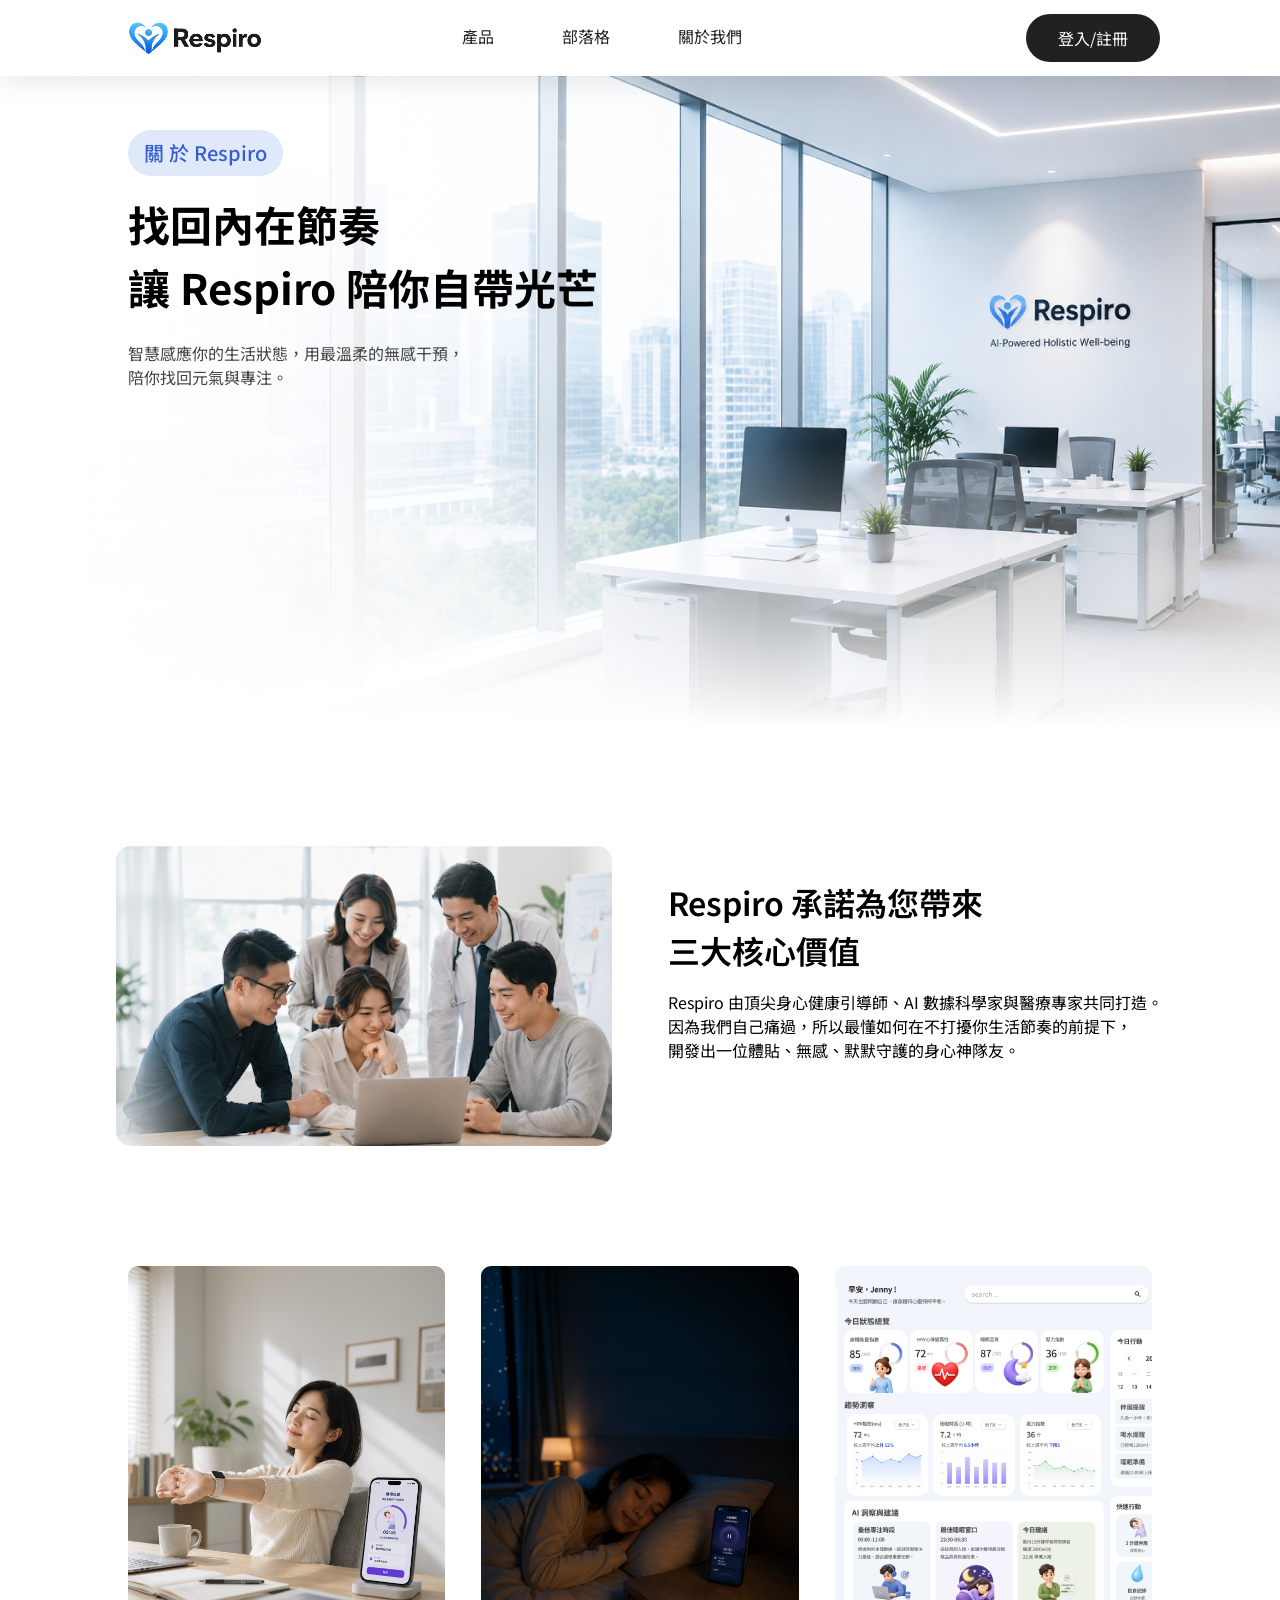
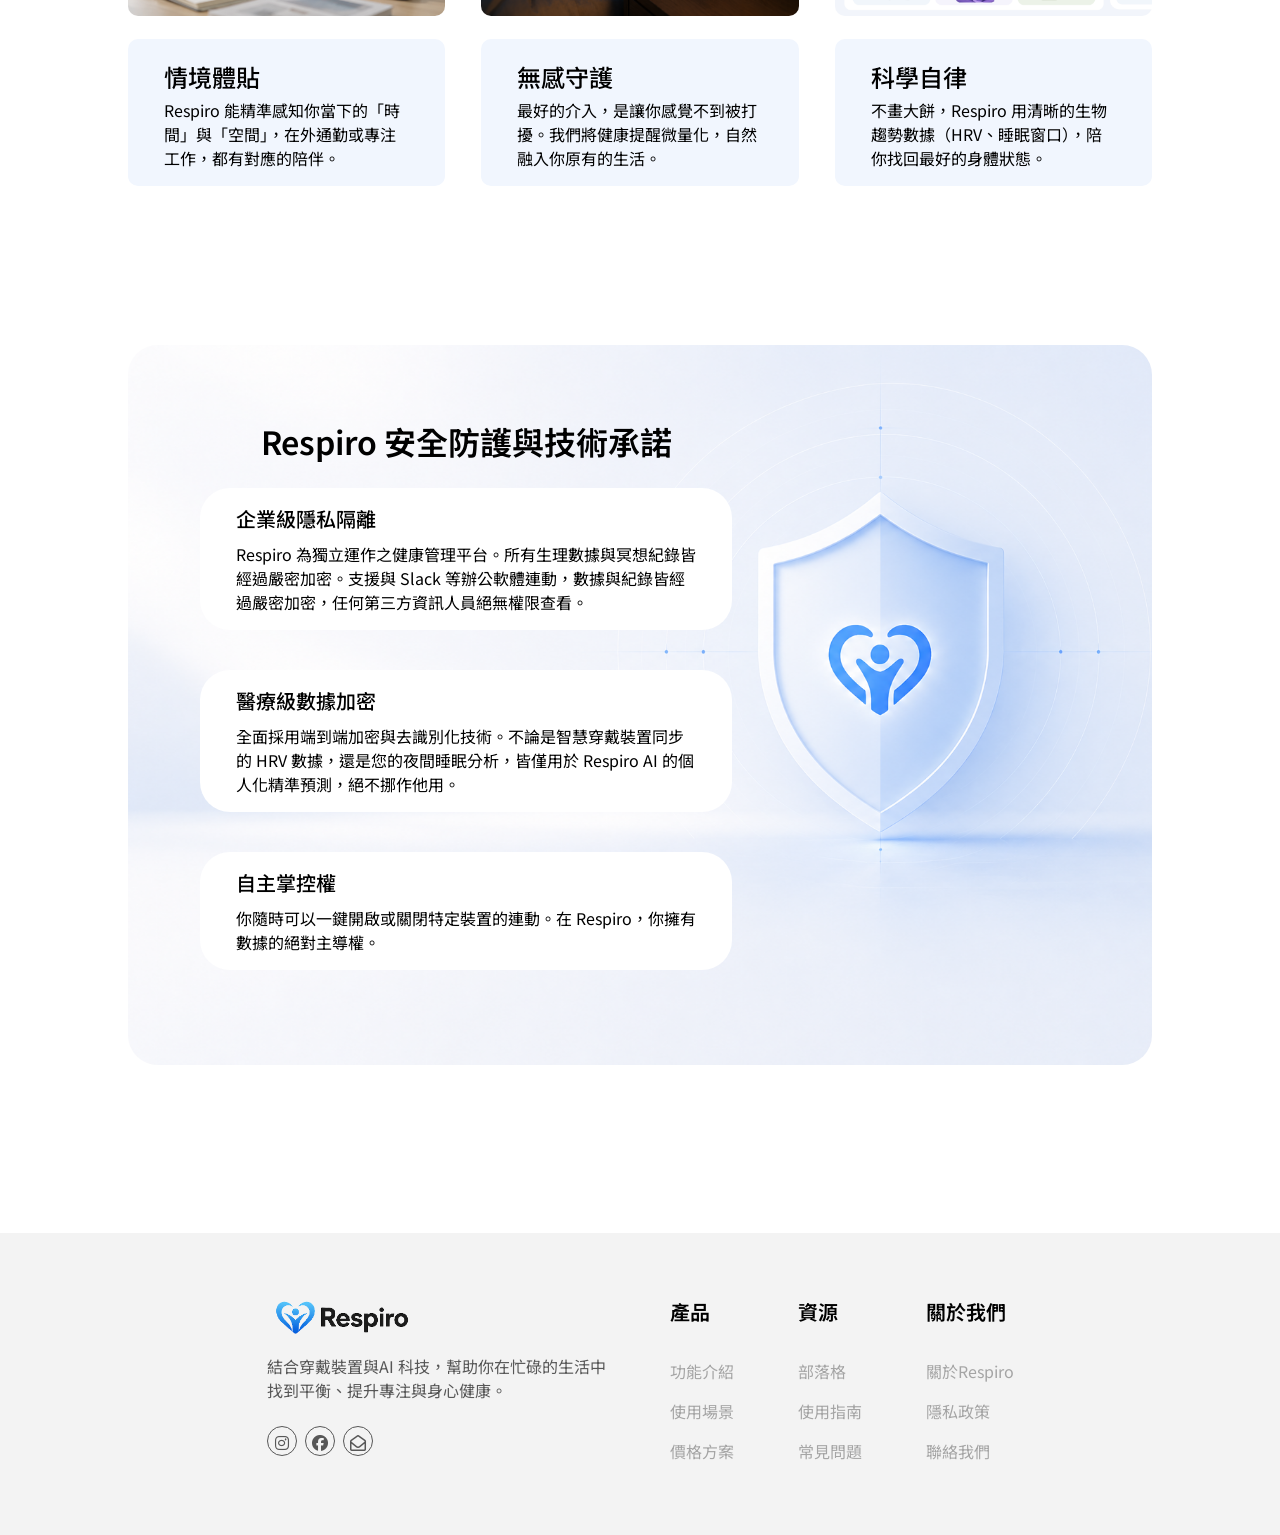
<file: about.html>
<!DOCTYPE html>
<html lang="en">
<head>
    <meta charset="UTF-8">
    <meta name="viewport" content="width=device-width, initial-scale=1.0">
    <title>Respiro AI智能健康管理平台 關於我們</title>
    <link rel="icon" type="image/png" href="image/respiro-logo-square.png">
    <link rel="stylesheet" href="https://cdnjs.cloudflare.com/ajax/libs/font-awesome/6.5.1/css/all.min.css" integrity="sha512-DTOQO9RWCH3ppGqcWaEA1BIZOC6xxalwEsw9c2QQeAIftl+Vegovlnee1c9QX4TctnWMn13TZye+giMm8e2LwA==" crossorigin="anonymous" referrerpolicy="no-referrer" />
    <link rel="stylesheet" href="https://cdn.jsdelivr.net/npm/bootstrap-icons@1.11.3/font/bootstrap-icons.min.css">
    <link rel="stylesheet" href="reset.css">
    <link rel="stylesheet" href="product.css">
    <link rel="stylesheet" href="blog.css">
    <link rel="stylesheet" href="all.css">
    <link rel="stylesheet" href="about.css">


</head>
<body>

    <div class="nav-header">
                <nav class="nav-main-wrapper">
                    <div class="nav-logo-link">
                        <a href="index.html">
                        <img src="image/respiro-logo.png" alt="respiro-logo" width="150px;" ></a>
                    </div>
                    <div class="nav-menu">
                        <a href="product.html"class="active">產品</a>
                        <a href="blog.html"class="active">部落格</a>
                        <a href="about.html"class="active">關於我們</a>
                        <a href="login-2.html"class="nav-mobile-only active">登入/註冊</a>

                    </div>
                    
                </nav>
                    <div class="nav-login">
                        <a href="login-2.html">登入/註冊</a>
                    </div>
                    
                    <button class="navbar-toggle">
                        <span class="bar"></span>
                        <span class="bar"></span>
                        <span class="bar"></span>
                    </button>
        </div>

    <section class=" main-header about-banner">
                
        <div class="container-pro">
                <div class="nav-intro">
                    <div class="tag">
                        <p class="text-md-b h6-lg  h6-md h6-sm "> 關 於 Respiro</p>
                    </div>
                    <h2 class="h2 mb-24 h2-lg h2-md h2-sm">找回內在節奏<br>讓 Respiro 陪你自帶光芒</h2>
                    <p class="text-sm mb-40 text-large-sm  text-medium-sm text-small-sm" style="color: var(--netural-700)";>智慧感應你的生活狀態，用最溫柔的無感干預，
                    <br>陪你找回元氣與專注。</p>
                </div>

                 <div class="img-about-banner ">
                    <img src="image/about-us-md.png" alt="">
                </div>
        </div>
        
    </section>


    <section class="team-value ">
        <div class="container-pro">
            <div class="row row-sm row-md">

                    <div class="team-value-card d-flex justify-center">
                        <div class="team-img">
                            <img src="image/team.png" alt="team">
                        </div>
                        <div class="team-txt py-32">
                            <h3 class="h3 mb-16 h3-lg h3-md h3-sm">Respiro 承諾為您帶來<br>三大核心價值</h3>
                            <p class="text-sm">Respiro 由頂尖身心健康引導師、AI 數據科學家與醫療專家共同打造。<br>因為我們自己痛過，所以最懂如何在不打擾你生活節奏的前提下，<br>開發出一位體貼、無感、默默守護的身心神隊友。</p>
                        </div>
                    </div>
            </div>
        </div>

    </section>

    <section class="value-intro">
        <div class="container-pro">
            <div class="row row-sm row-md d-flex justify-center">
                <div class="value-intro-content justify-center">
                            
                <div class="value-item-scroll d-flex "  >
                    <div class="value-intro-card  col-4" id="section_A">
                            <div class="value-intro-img mb-24" >
                                <img src="image/break-mode.png" alt="" >
                            </div>

                            <div class="value-intro-txt" >
                            <h4 class="text-lg h5-lg h5-md h4-sm">情境體貼</h4>
                            <p class="text-sm  text-large-sm">Respiro 能精準感知你當下的「時間」與「空間」，在外通勤或專注工作，都有對應的陪伴。</p>
                            </div>
                    </div>

                    <div class="value-intro-card col-4" id="section_B">
                            <div class="value-intro-img mb-24">
                                <img src="image/sleep-mode.png" alt=""  >
                            </div> 
                            <div class="value-intro-txt mb-24 " >
                                <h4 class="text-lg h5-lg h5-md h4-sm">無感守護</h4>
                                <p class="text-sm text-large-sm">最好的介入，是讓你感覺不到被打擾。我們將健康提醒微量化，自然融入你原有的生活。</p>
                                </div>
                           
                    </div>

                    <div class="value-intro-card col-4 " id="section_C">
                            <div class=" science value-intro-img mb-24">
                                <img src="image/dashboard.png" alt="" >
                            </div>
                            <div class="value-intro-txt ">
                            <h4 class="text-lg h5-lg h5-md h4-sm">科學自律</h4>
                            <p class="text-sm text-large-sm">不畫大餅，Respiro 用清晰的生物趨勢數據（HRV、睡眠窗口），陪你找回最好的身體狀態。</p>
                            </div>
                    </div>

                </div>
                            <div class="btn_container">
                                    <span><a href="#section_A" class="btn-dot"></a></span>
                                    <span><a href="#section_B" class="btn-dot"></a></span>
                                    <span><a href="#section_C" class="btn-dot"></a></span>
                            </div>
                </div>
            </div>
        </div>

</section>  
<section class="info-sec-intro ">
    <div class="container-pro">
            <div class="info-sec">
        
                <div class="info-sec-txt">
                    <h3 class="h3 mb-24 text-center h3-lg h3-md h3-sm">Respiro 安全防護與技術承諾</h3>
                    <div class="info-sec-card mb-40">
                        <p class="text-md-b mb-8 h6-lg h6-md h6-sm">企業級隱私隔離</p>
                        <p class="text-sm text-large-sm">Respiro 為獨立運作之健康管理平台。所有生理數據與冥想紀錄皆經過嚴密加密。支援與 Slack 等辦公軟體連動，數據與紀錄皆經過嚴密加密，任何第三方資訊人員絕無權限查看。</p>
                    </div>
                    <div class="info-sec-card mb-40">
                        <p class="text-md-b mb-8 h6-lg h6-md h6-sm">醫療級數據加密</p>
                        <p class="text-sm text-large-sm">全面採用端到端加密與去識別化技術。不論是智慧穿戴裝置同步的 HRV 數據，還是您的夜間睡眠分析，皆僅用於 Respiro AI 的個人化精準預測，絕不挪作他用。</p>
                    </div>
                    <div class="info-sec-card ">
                        <p class="text-md-b mb-8 h6-lg h6-md h6-sm">自主掌控權</p>
                        <p class="text-sm text-large-sm">你隨時可以一鍵開啟或關閉特定裝置的連動。在 Respiro，你擁有數據的絕對主導權。</p>
                    </div>
                </div>
    
            </div>
    </div>
</section>

<div class="container-pro">
    <footer class="footer-section d-flex justify-center py-64" >

        <nav class="footer-logo">
        <img src="image/respiro-logo.png" alt="logo" width="150px;">
        <p >結合穿戴裝置與AI 科技，幫助你在忙碌的生活中<br>找到平衡、提升專注與身心健康。</p>
        <ul class="d-flex">
            <li><a href="#"><i class="fa-brands fa-instagram" " style="font-size: 16px;"></i></a></li>
            <li><a href="#"><i class="fa-brands fa-facebook " style="font-size: 16px;"></i></a></li>
            <li><a href="#"><i class="fa-regular fa-envelope-open " style="font-size: 16px;"></i></a></li>
            
            
        </ul>
         </nav>

        <nav class="footer-product">
                <h5 class= "h6 h6-lg h6-md h6-sm">產品</h5>
            <ul>
                <li><a href="" class="text-sm text-large-sm text-medium-sm">功能介紹</a></li>
                <li><a href="" class="text-sm text-large-sm text-medium-sm">使用場景</a></li>
                <li><a href="" class="text-sm text-large-sm text-medium-sm">價格方案</a></li>
                
            </ul>
        </nav>

        
         <nav class="footer-product">
                <h5 class="h6 h6-lg h6-md h6-sm">資源</h5>
            <ul>
                <li><a href="" class="text-sm text-large-sm text-medium-sm">部落格</a></li>
                <li><a href="" class="text-sm text-large-sm text-medium-sm">使用指南</a></li>
                <li><a href="" class="text-sm text-large-sm text-medium-sm">常見問題</a></li>
            </ul>
        </nav>
        
        <nav class="footer-about">
            <h5 class="h6 h6-lg h6-md h6-sm">關於我們</h5>
                <ul>
                    <li><a href=""class="text-sm text-large-sm text-medium-sm">關於Respiro</a></li>
                    <li><a href=""class="text-sm text-large-sm text-medium-sm">隱私政策</a></li>
                    <li><a href=""class="text-sm text-large-sm text-medium-sm">聯絡我們</a></li>
                    
                </ul>
        </nav>

    </footer>
   <script>
    let navbarToggle=document.querySelector('.navbar-toggle');
    let navbarMenu=document.querySelector('.nav-menu');

    navbarToggle.addEventListener("click",function(){
        navbarToggle.classList.toggle('active');
        navbarMenu.classList.toggle('active');
    });
   
</script>
</div>
</body>
</html>
</file>
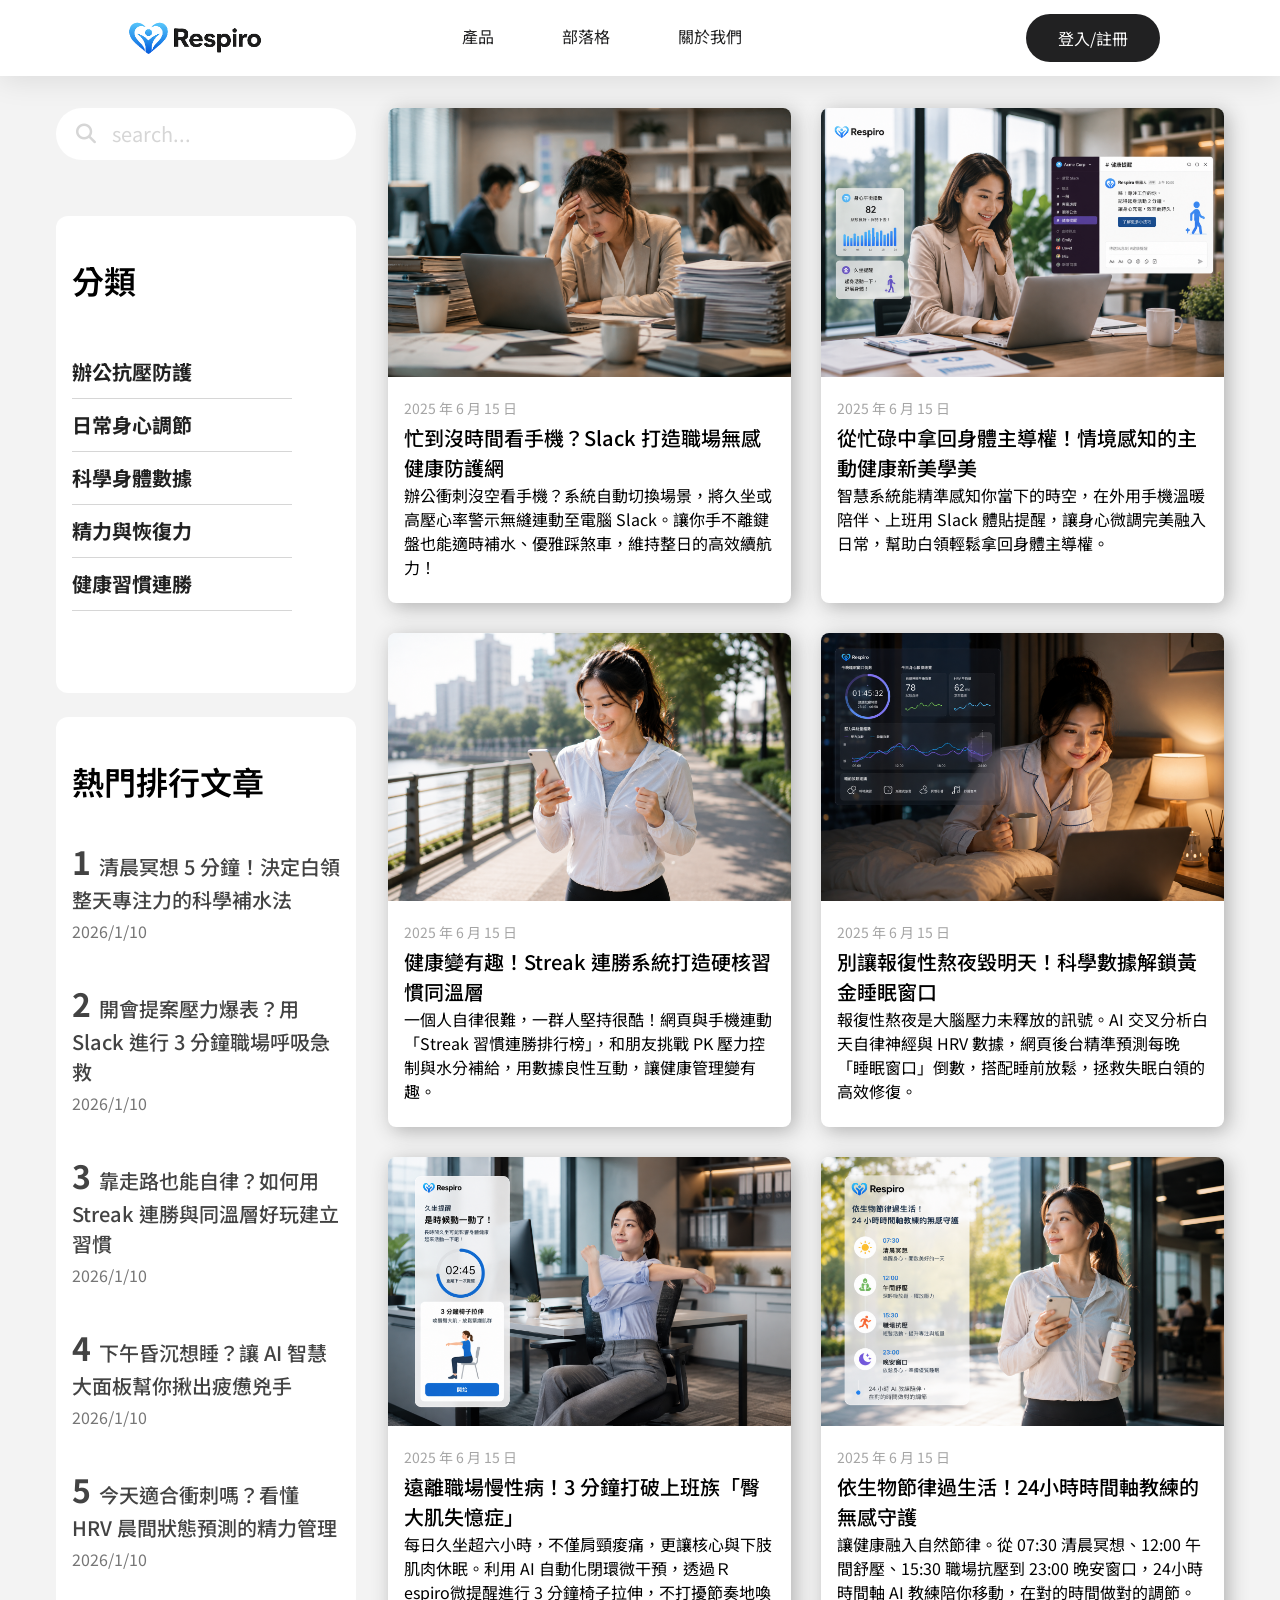
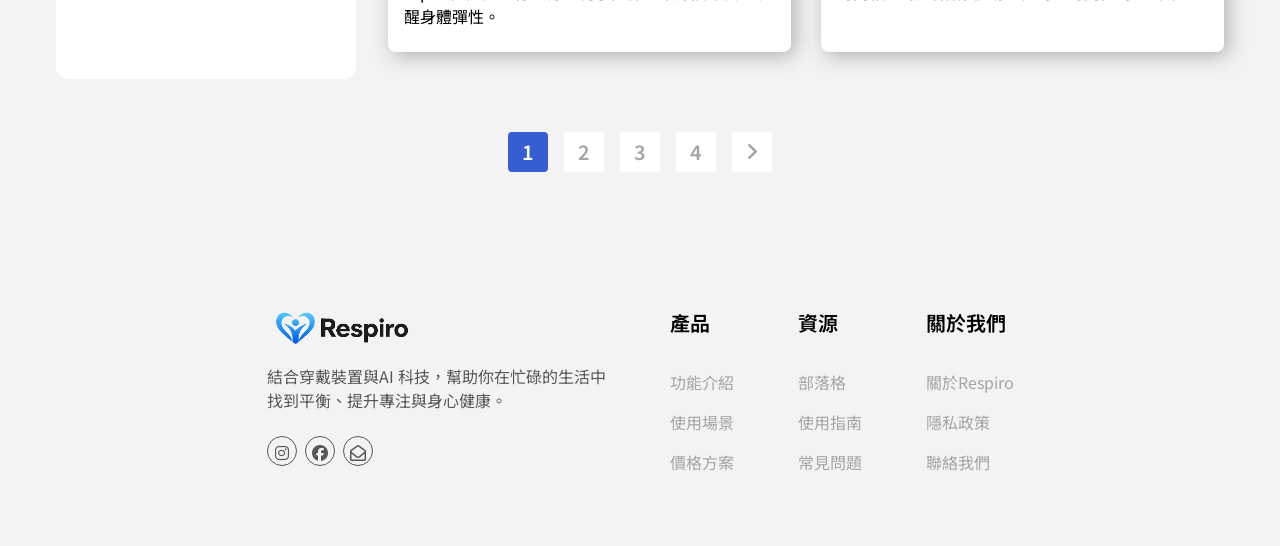
<file: blog.html>
<!DOCTYPE html>
<html lang="en">
<head>
    <meta charset="UTF-8">
    <meta name="viewport" content="width=device-width, initial-scale=1.0">
    <title>Respiro AI智能健康平台 部落格文章</title>
     <link rel="icon" type="image/png" href="image/respiro-logo-square.png">
    <link rel="stylesheet" href="https://cdnjs.cloudflare.com/ajax/libs/font-awesome/6.5.1/css/all.min.css" integrity="sha512-DTOQO9RWCH3ppGqcWaEA1BIZOC6xxalwEsw9c2QQeAIftl+Vegovlnee1c9QX4TctnWMn13TZye+giMm8e2LwA==" crossorigin="anonymous" referrerpolicy="no-referrer" />
    <link rel="stylesheet" href="reset.css">
    <link rel="stylesheet" href="all.css">
    <link rel="stylesheet" href="blog.css">
    <link rel="stylesheet" href="index.css">
    <link rel="stylesheet" href="product.css">
  

</head>
<body>
      <div class="nav-header">
                <nav class="nav-main-wrapper">
                    <div class="nav-logo-link">
                        <a href="index.html">
                        <img src="image/respiro-logo.png" alt="respiro-logo" width="150px;" ></a>
                    </div>
                    <div class="nav-menu">
                        <a href="product.html"class="active">產品</a>
                        <a href="blog.html"class="active">部落格</a>
                        <a href="about.html"class="active">關於我們</a>
                        <a href="login-2.html"class="nav-mobile-only active">登入/註冊</a>

                    </div>
                    
                </nav>
                    <div class="nav-login">
                        <a href="login-2.html">登入/註冊</a>
                    </div>
                    
                    <button class="navbar-toggle">
                        <span class="bar"></span>
                        <span class="bar"></span>
                        <span class="bar"></span>
                    </button>
        </div>
    
    
    <!-- <section class=" main-header ">
    
</section> -->
    

<div class="grid-layout">
    
    <section class="aside ">
            <div class="search mb-32 ">
                <p>search...</p>
                <i class="fa-solid fa-magnifying-glass"></i>
            </div>    

            <nav class="category py-40" >
                <h3 class="h3">分類</h3>
                <ul class="category-list py-42">
                    <li><a href="#">辦公抗壓防護</a></li>
                    <li><a href="#">日常身心調節</a></li>
                    <li><a href="#">科學身體數據</a></li>
                    <li><a href="#">精力與恢復力</a></li>
                    <li><a href="#">健康習慣連勝</a></li>
                </ul>
            </nav> 
               
                <nav class="top5 py-40" >
                <h3 class="h3">熱門排行文章</h3>
                  <ol class="top-list py-32">
                    <li><a href="#">清晨冥想 5 分鐘！決定白領整天專注力的科學補水法</a></li>
                    <p><time>2026/1/10</time></p>
                    <li><a href="#">開會提案壓力爆表？用 Slack 進行 3 分鐘職場呼吸急救</a></li>
                     <p><time>2026/1/10</time></p>
                    <li><a href="#">靠走路也能自律？如何用 Streak 連勝與同溫層好玩建立習慣</a></li>
                    <p><time>2026/1/10</time></p>
                    <li><a href="#">下午昏沉想睡？讓 AI 智慧大面板幫你揪出疲憊兇手</a></li>
                    <p><time>2026/1/10</time></p>
                    <li><a href="#">今天適合衝刺嗎？看懂 HRV 晨間狀態預測的精力管理</a></li>
                    <p><time>2026/1/10</time></p>
                  </ol>
               </nav> 
               

    
            
        
    </section>
        
    
    <section class="article-section ">
        

        <div class=" arti-item">
        
            <div class="article-card">
                <img src="image/blog-1.png" alt="">
                <div class="arti-card-txt">
                <p class="timing"><time >2025 年 6 月 15 日</time></p>
                <h5 class="text-md-b">忙到沒時間看手機？Slack 打造職場無感健康防護網</h5>
                <p class="text-sm"> 辦公衝刺沒空看手機？系統自動切換場景，將久坐或高壓心率警示無縫連動至電腦 Slack。讓你手不離鍵盤也能適時補水、優雅踩煞車，維持整日的高效續航力！</p>
                </div>
            </div>
            
            <div class="article-card">
                <img src="image/blog-2.png" alt="">
                <div class="arti-card-txt">
                <p class="timing"><time >2025 年 6 月 15 日</time></p>
                <h5 class="text-md-b">從忙碌中拿回身體主導權！情境感知的主動健康新美學美</h5>
                <p class="text-sm"> 智慧系統能精準感知你當下的時空，在外用手機溫暖陪伴、上班用 Slack 體貼提醒，讓身心微調完美融入日常，幫助白領輕鬆拿回身體主導權。</p>
                </div>
            </div>

            <div class="article-card">
                <img src="image/blog-3.png" alt="">
                <div class="arti-card-txt">
                <p class="timing"><time >2025 年 6 月 15 日</time></p>
                <h5 class="text-md-b">健康變有趣！Streak 連勝系統打造硬核習慣同溫層</h5>
                <p class="text-sm">一個人自律很難，一群人堅持很酷！網頁與手機連動「Streak 習慣連勝排行榜」，和朋友挑戰 PK 壓力控制與水分補給，用數據良性互動，讓健康管理變有趣。</p>
                </div>
            </div>

            <div class="article-card">
                <img src="image/blog-4.png" alt="">
                <div class="arti-card-txt">
                <p class="timing"><time >2025 年 6 月 15 日</time></p>
                <h5 class="text-md-b">別讓報復性熬夜毀明天！科學數據解鎖黃金睡眠窗口</h5>
                <p class="text-sm"> 報復性熬夜是大腦壓力未釋放的訊號。AI 交叉分析白天自律神經與 HRV 數據，網頁後台精準預測每晚「睡眠窗口」倒數，搭配睡前放鬆，拯救失眠白領的高效修復。</p>
                </div>
            </div>

             <div class="article-card">
                <img src="image/blog-5.png" alt="">
                <div class="arti-card-txt">
                <p class="timing"><time >2025 年 6 月 15 日</time></p>
                <h5 class="text-md-b">遠離職場慢性病！3 分鐘打破上班族「臀大肌失憶症」</h5>
                <p class="text-sm"> 每日久坐超六小時，不僅肩頸痠痛，更讓核心與下肢肌肉休眠。利用 AI 自動化閉環微干預，透過Ｒespiro微提醒進行 3 分鐘椅子拉伸，不打擾節奏地喚醒身體彈性。</p>
                </div>
            </div>

            <div class="article-card">
                <img src="image/blog-6.png" alt="">
                <div class="arti-card-txt">
                <p class="timing"><time >2025 年 6 月 15 日</time></p>
                <h5 class="text-md-b">依生物節律過生活！24小時時間軸教練的無感守護</h5>
                <p class="text-sm">讓健康融入自然節律。從 07:30 清晨冥想、12:00 午間舒壓、15:30 職場抗壓到 23:00 晚安窗口，24小時時間軸 AI 教練陪你移動，在對的時間做對的調節。</p>
                </div>
            </div>


        </div>
   
    </section>

   
</div>
   
<!-- </div> -->

<div class="container">
 <section class="page-bar ">
        
        <ul class="d-flex justify-center">
            <li><a href="#">1</a></li>
            <li><a href="#">2</a></li>
            <li><a href="#">3</a></li>
            <li><a href="#">4</a></li>
            <li><a href="#"><i class="fa-solid fa-angle-right" style="color: var(--netural-400);"></i></a></li>
        </ul>

       

    </section>

</div>

<div class="container-pro">
    <footer class="footer-section d-flex justify-center py-64" >

        <nav class="footer-logo">
        <img src="image/respiro-logo.png" alt="logo" width="150px;">
        <p >結合穿戴裝置與AI 科技，幫助你在忙碌的生活中<br>找到平衡、提升專注與身心健康。</p>
        <ul class="d-flex">
            <li><a href="#"><i class="fa-brands fa-instagram" " style="font-size: 16px;"></i></a></li>
            <li><a href="#"><i class="fa-brands fa-facebook " style="font-size: 16px;"></i></a></li>
            <li><a href="#"><i class="fa-regular fa-envelope-open " style="font-size: 16px;"></i></a></li>
            
            
        </ul>
         </nav>

        <nav class="footer-product">
                <h5 class= "h6 h6-lg h6-md h6-sm">產品</h5>
            <ul>
                <li><a href="" class="text-sm text-large-sm text-medium-sm">功能介紹</a></li>
                <li><a href="" class="text-sm text-large-sm text-medium-sm">使用場景</a></li>
                <li><a href="" class="text-sm text-large-sm text-medium-sm">價格方案</a></li>
                
            </ul>
        </nav>

        
         <nav class="footer-product">
                <h5 class="h6 h6-lg h6-md h6-sm">資源</h5>
            <ul>
                <li><a href="" class="text-sm text-large-sm text-medium-sm">部落格</a></li>
                <li><a href="" class="text-sm text-large-sm text-medium-sm">使用指南</a></li>
                <li><a href="" class="text-sm text-large-sm text-medium-sm">常見問題</a></li>
            </ul>
        </nav>
        
        <nav class="footer-about">
            <h5 class="h6 h6-lg h6-md h6-sm">關於我們</h5>
                <ul>
                    <li><a href=""class="text-sm text-large-sm text-medium-sm">關於Respiro</a></li>
                    <li><a href=""class="text-sm text-large-sm text-medium-sm">隱私政策</a></li>
                    <li><a href=""class="text-sm text-large-sm text-medium-sm">聯絡我們</a></li>
                    
                </ul>
        </nav>

    </footer>
</div>

<script>
    let navbarToggle=document.querySelector('.navbar-toggle');
    let navbarMenu=document.querySelector('.nav-menu');

    navbarToggle.addEventListener("click",function(){
        navbarToggle.classList.toggle('active');
        navbarMenu.classList.toggle('active');
    });
   
</script>
</body>
</html>
</file>
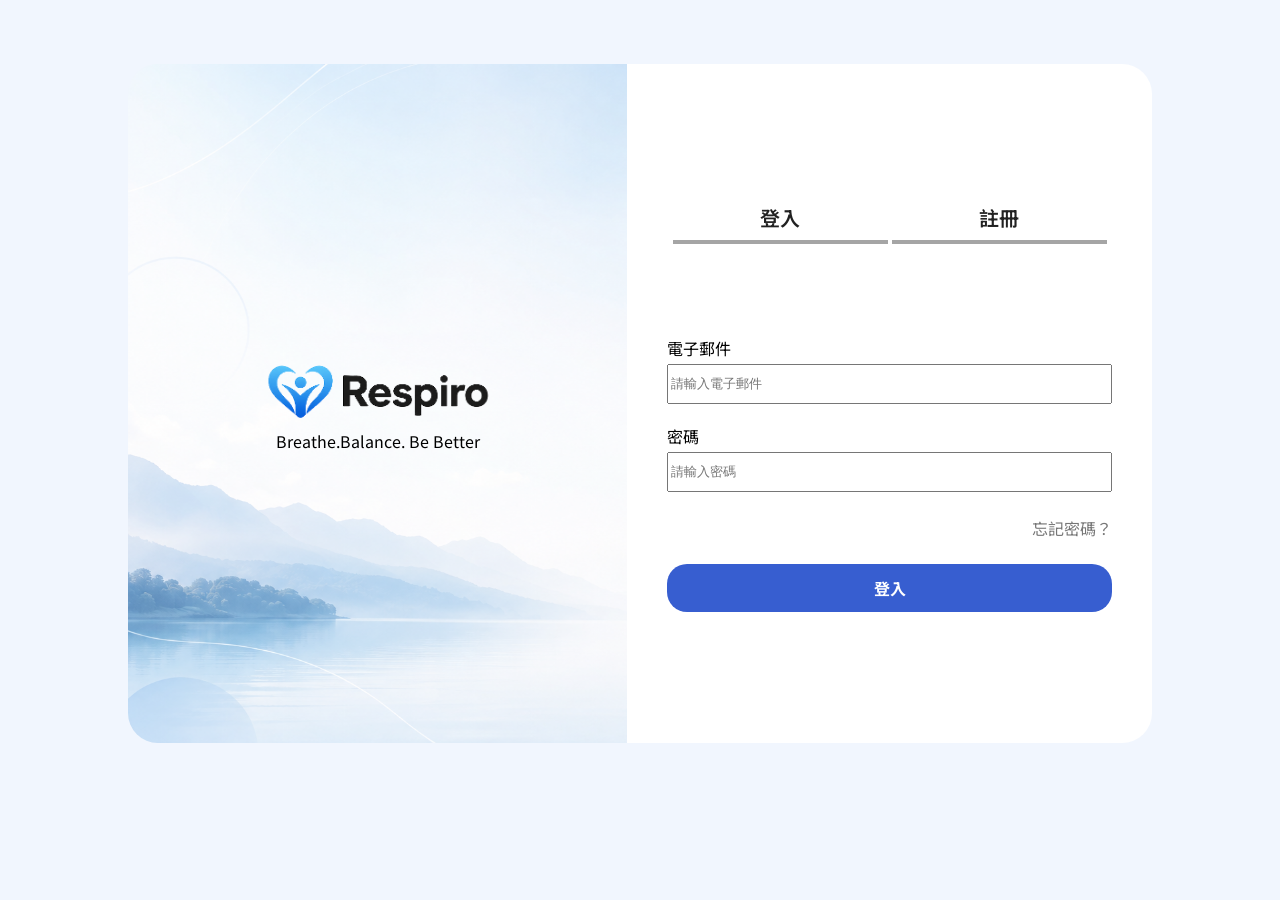
<file: login-2.html>
<!DOCTYPE html>
<html lang="en">
<head>
    <meta charset="UTF-8">
    <meta name="viewport" content="width=device-width, initial-scale=1.0">
    <title>Respiro AI智能健康管理平台 登入註冊頁面</title>
     <link rel="icon" type="image/png" href="image/respiro-logo-square.png">
    <link rel="stylesheet" href="https://cdnjs.cloudflare.com/ajax/libs/font-awesome/6.5.1/css/all.min.css" integrity="sha512-DTOQO9RWCH3ppGqcWaEA1BIZOC6xxalwEsw9c2QQeAIftl+Vegovlnee1c9QX4TctnWMn13TZye+giMm8e2LwA==" crossorigin="anonymous" referrerpolicy="no-referrer" />
    <link rel="stylesheet" href="https://cdn.jsdelivr.net/npm/bootstrap-icons@1.11.3/font/bootstrap-icons.min.css">
    <link rel="stylesheet" href="reset.css">
    <link rel="stylesheet" href="product.css">
    <link rel="stylesheet" href="blog.css">
    <link rel="stylesheet" href="all.css">
    <link rel="stylesheet" href="about.css">
    <link rel="stylesheet" href="login-2.css">

</head>
<body>

    <section class="login2-section">
    
        <div class="container-pro">

                <div class="login-container d-flex justify-center ">

                    <div class="login-logo">
                        <a href="index.html"><img src="image/respiro-logo.png" alt="logo" width="250px"></a>
                        <p >Breathe.Balance. Be Better</p>
                        
                    </div>
                        
                        <div class="login-items">
                        
                                <div class="login-change">
                                    <a href="#">登入</a>
                                    <a href="#">註冊</a>
                                </div>
                                
                                <div class="login-text">

                                <label>電子郵件</label>
                                <input type="email" class="mail" placeholder="請輸入電子郵件">
    
                                <label>密碼</label>
                                <input type="password" class="psw" placeholder="請輸入密碼">

                                <p class="text-sm mb-24" style="color: var(--netural-500);">忘記密碼？</p>
    
                                <a href="backstage.html" class="login-btn">登入</a>

                                </div>

                        </div>
                </div>
    </div>

    </section>
    
</body>
</html>
</file>
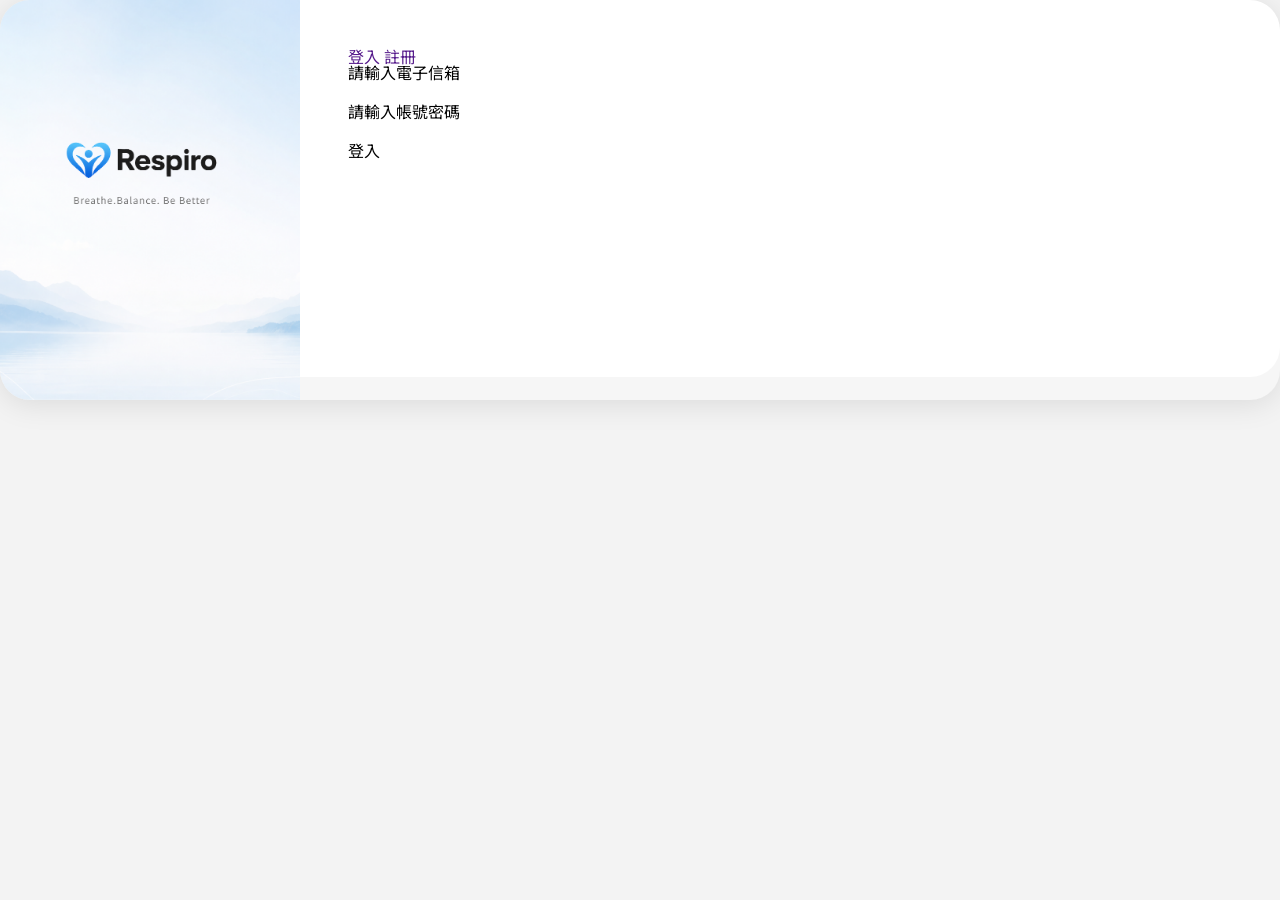
<file: login.html>
<!DOCTYPE html>
<html lang="en">
<head>
    <meta charset="UTF-8">
    <meta name="viewport" content="width=device-width, initial-scale=1.0">
    <title>Document</title>
    <link rel="stylesheet" href="blog.css">
    <link rel="stylesheet" href="reset.css">
    <link rel="stylesheet" href="index.css">
    <link rel="stylesheet" href="all.css">
    <link rel="stylesheet" href="product.css">
     <link rel="stylesheet" href="https://cdnjs.cloudflare.com/ajax/libs/font-awesome/6.5.1/css/all.min.css" integrity="sha512-DTOQO9RWCH3ppGqcWaEA1BIZOC6xxalwEsw9c2QQeAIftl+Vegovlnee1c9QX4TctnWMn13TZye+giMm8e2LwA==" crossorigin="anonymous" referrerpolicy="no-referrer" />
    <link rel="stylesheet" href="https://cdn.jsdelivr.net/npm/bootstrap-icons@1.11.3/font/bootstrap-icons.min.css">
   



</head>
<body>
<section class="login-section">

     <div class="coach-section d-flex justify-center  mb-168 align-center ">


        <div class="coach-lg-card">

                    <div class="coach-card ">
                        <div class="coach-img">
                            <img src="image/Frame 123.png" alt="" width="500px;" height="600px;">
                        </div>
                    </div>

                        <div class="coach-card-txt mb-24 ">
                            <div class="chioce">
                            <a href="" class="log">登入</a>
                            <a href="" class="reg">註冊</a>

                            </div>
                          
  
                        <div class="login-input mb-24 ">
                            <p class="mail mb-24" >請輸入電子信箱</p>
                            <p class="pws mb-24">請輸入帳號密碼</p>
                        </div>

                        <div class="btn">
                            <p>登入</p>
                        </div>
                        
                        </div>
                        

                        </div>
                      

        </div>
    

</section>





</body>
</html>
</file>
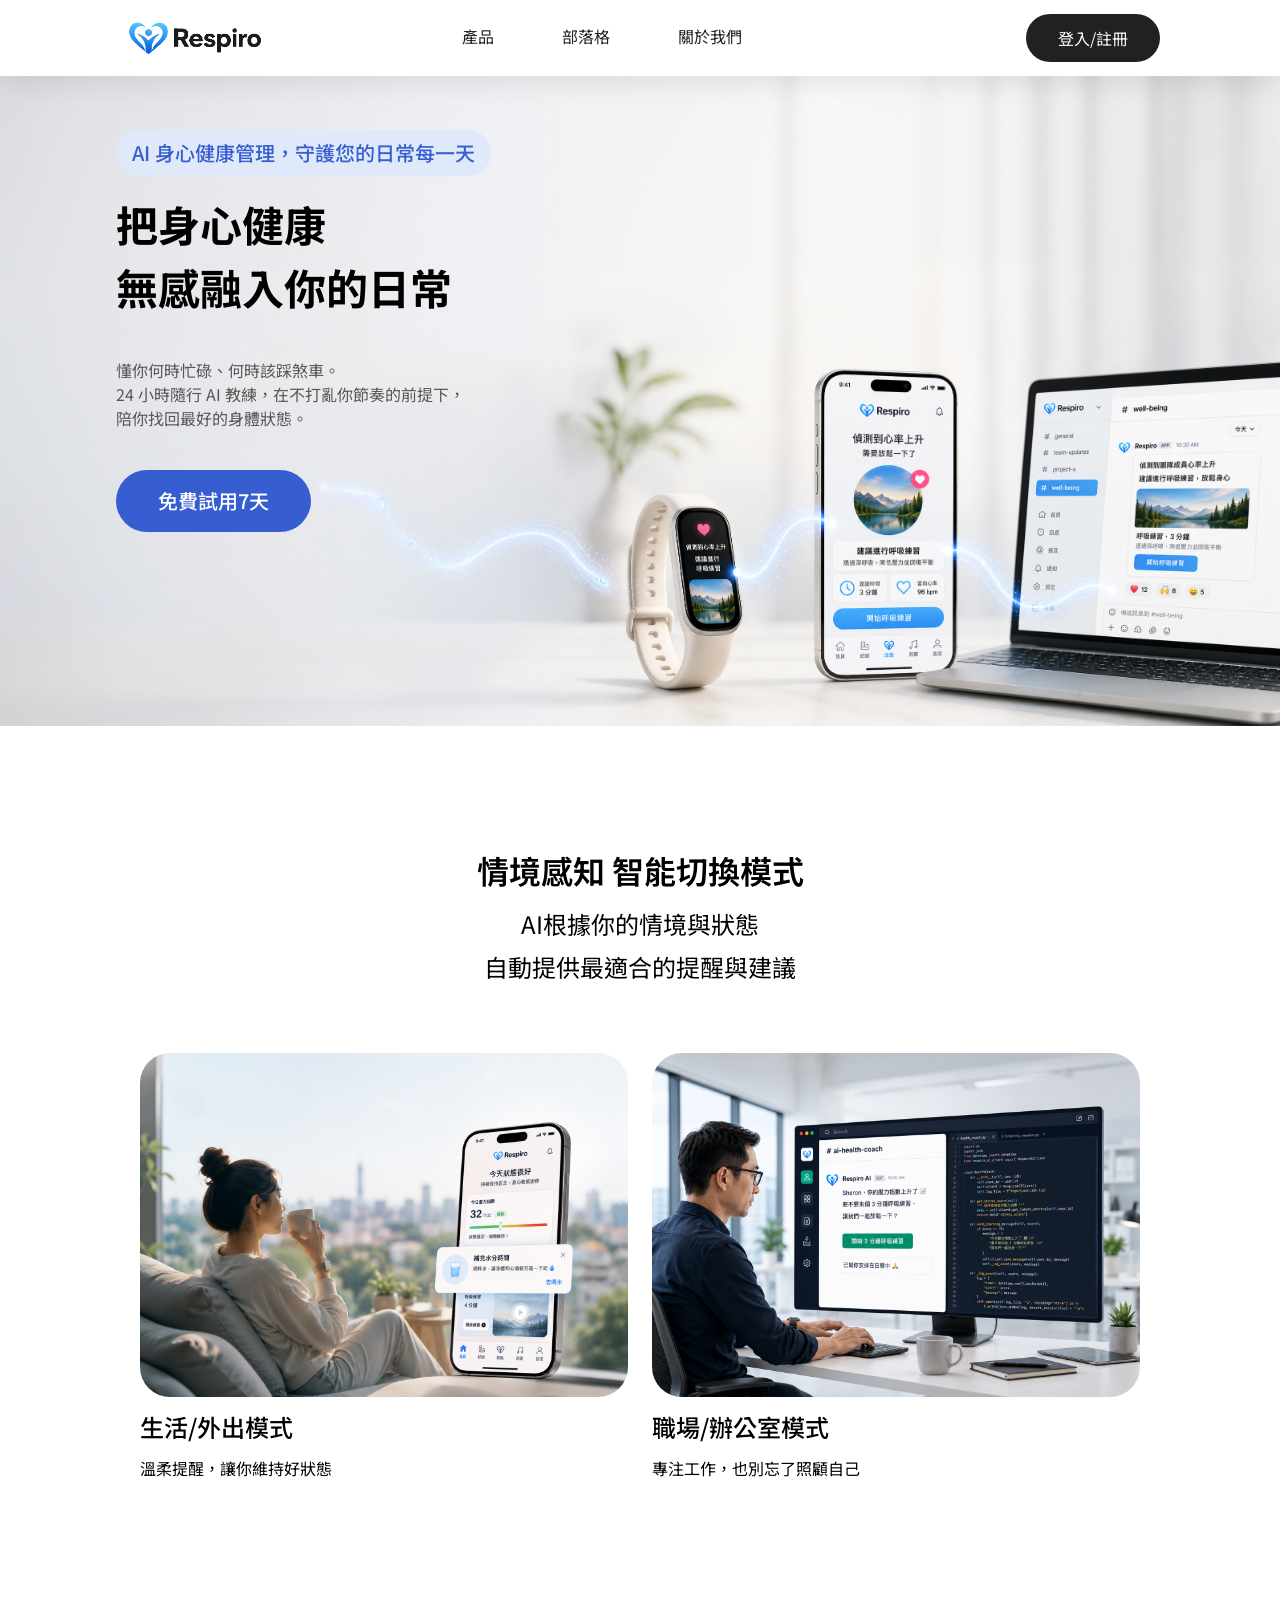
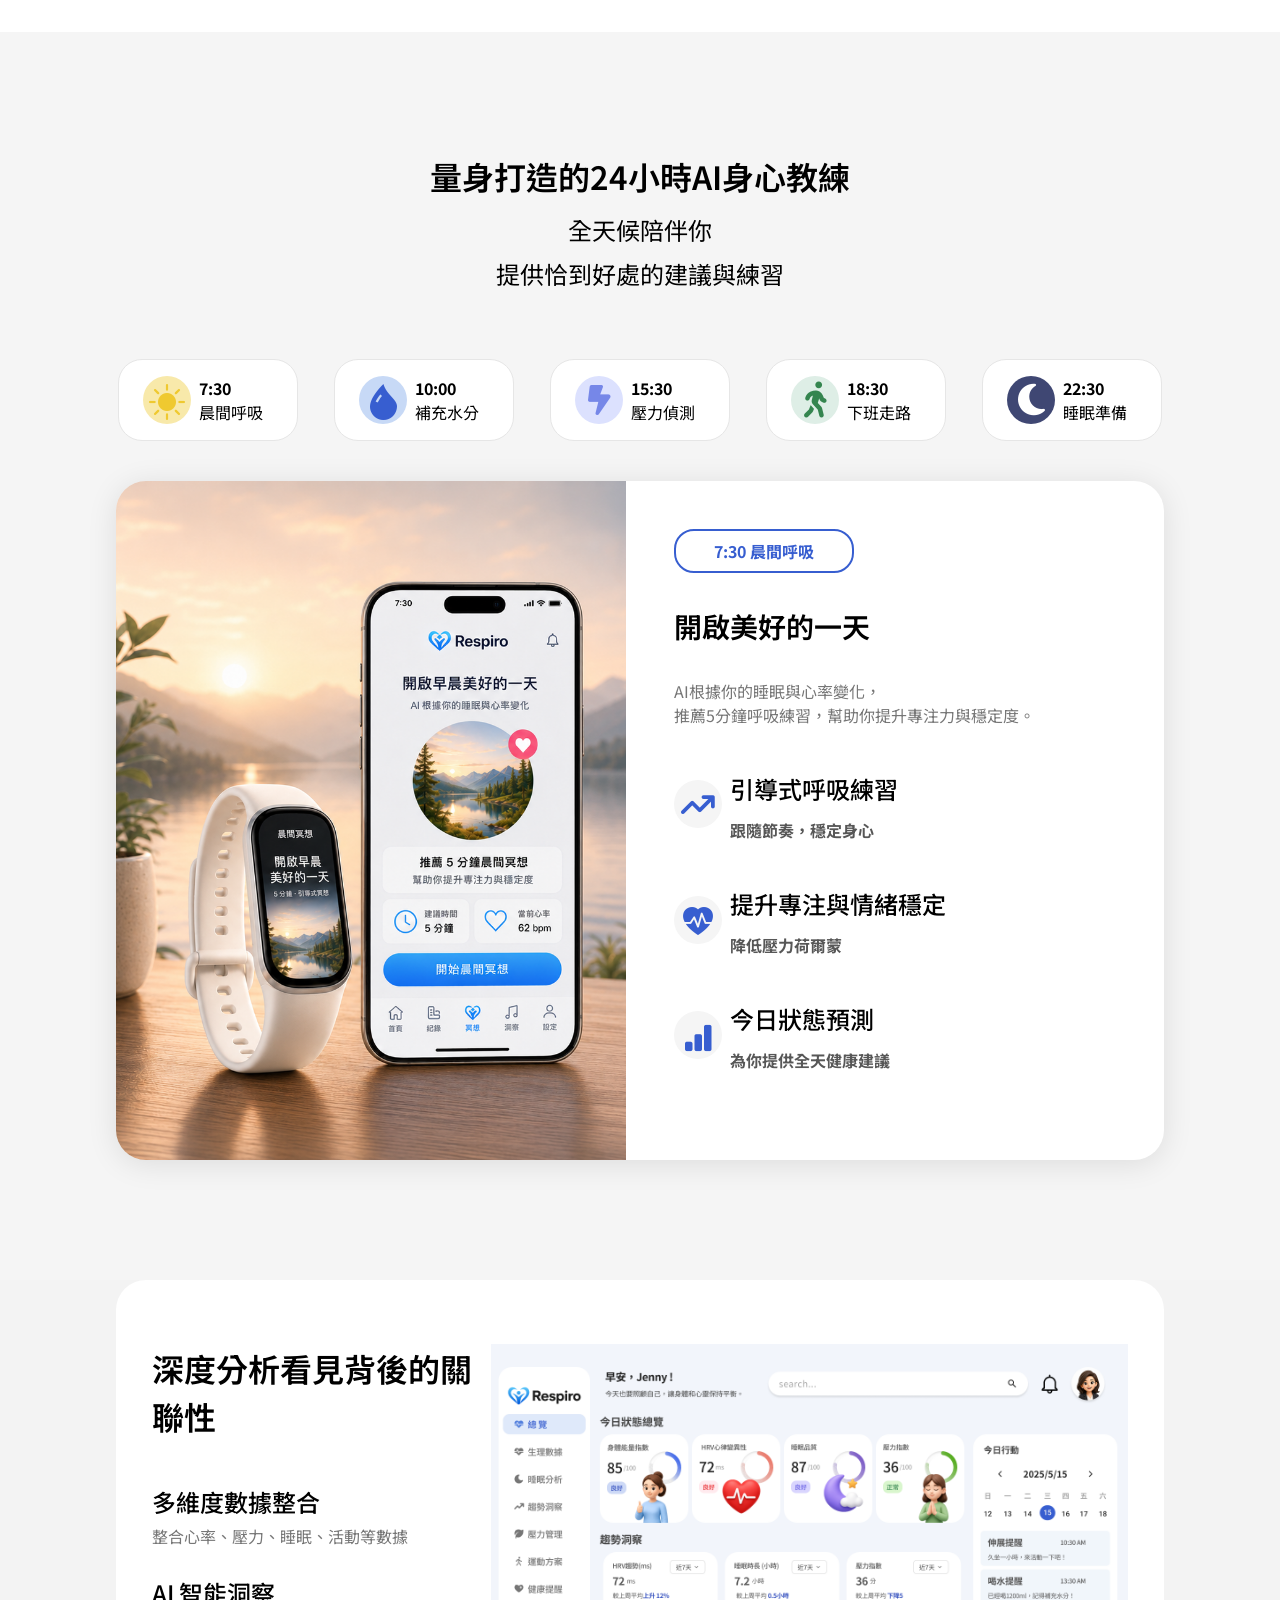
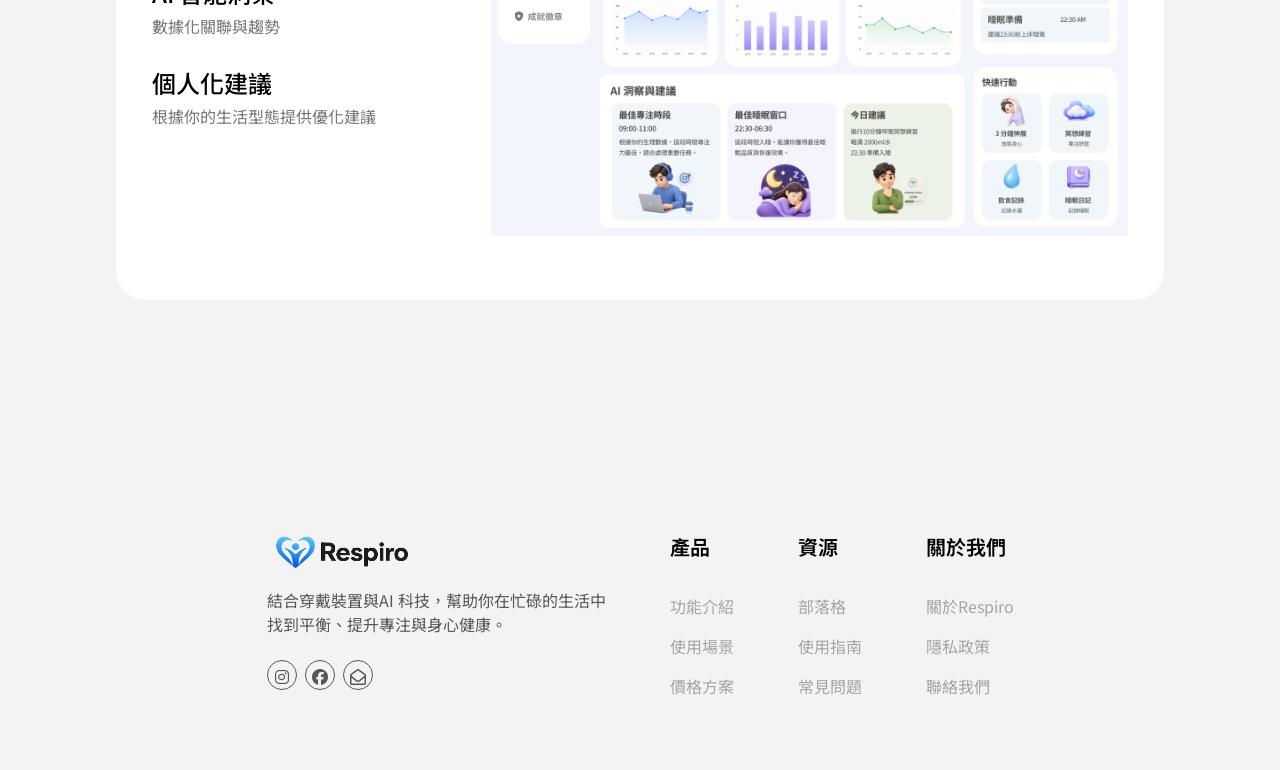
<file: product.html>
<!DOCTYPE html>
<html lang="en">
<head>
    <meta charset="UTF-8">
    <meta name="viewport" content="width=device-width, initial-scale=1.0">
    <title>Respiro AI智能健康管理平台 產品頁面</title>
     <link rel="icon" type="image/png" href="image/respiro-logo-square.png">
    <link rel="stylesheet" href="https://cdnjs.cloudflare.com/ajax/libs/font-awesome/6.5.1/css/all.min.css" integrity="sha512-DTOQO9RWCH3ppGqcWaEA1BIZOC6xxalwEsw9c2QQeAIftl+Vegovlnee1c9QX4TctnWMn13TZye+giMm8e2LwA==" crossorigin="anonymous" referrerpolicy="no-referrer" />
    <link rel="stylesheet" href="https://cdn.jsdelivr.net/npm/bootstrap-icons@1.11.3/font/bootstrap-icons.min.css">
    <link rel="stylesheet" href="reset.css">
    <link rel="stylesheet" href="product.css">
    <link rel="stylesheet" href="blog.css">
    <link rel="stylesheet" href="all.css">

</head>
<body>

        <div class="nav-header">
                <nav class="nav-main-wrapper">
                    <div class="nav-logo-link">
                        <a href="index.html">
                        <img src="image/respiro-logo.png" alt="respiro-logo" width="150px;" ></a>
                    </div>
                    <div class="nav-menu">
                        <a href="product.html"class="active">產品</a>
                        <a href="blog.html"class="active">部落格</a>
                        <a href="about.html"class="active">關於我們</a>
                        <a href="login-2.html"class="nav-mobile-only active">登入/註冊</a>

                    </div>
                    
                </nav>
                    <div class="nav-login">
                        <a href="login-2.html">登入/註冊</a>
                    </div>
                    
                    <button class="navbar-toggle">
                        <span class="bar"></span>
                        <span class="bar"></span>
                        <span class="bar"></span>
                    </button>
        </div>
    <section class=" main-header product-banner">

        <div class="container-pro">
            <div class="row row-sm row-md">
                <div class="hero-content">
                    <div class="nav-intro ">
                        <div class="tag">
                        <p class=" text-md-b" >AI 身心健康管理，守護您的日常每一天</p>
                        </div>
                        <h2 class="h2 mb-40">把身心健康<br>無感融入你的日常</h2>
                        <p class="text-sm mb-40 " style="color: var(--netural-600);">懂你何時忙碌、何時該踩煞車。<br>
                        24 小時隨行 AI 教練，在不打亂你節奏的前提下，<br>
                        陪你找回最好的身體狀態。</p>
                        <a href="#"class="text-md-b mb-32">免費試用7天</a>
                    </div>

                    <div class="img-product-banner ">
                        <img src="image/product-banner-md.png" alt="">
                    </div>
                </div>
             </div>
        </div>
    </section>
   
    <section class="mode">
            <div class="container-pro">
               <div class="ai-mode py-120 ">
                    <div class="row row-lg row-sm row-md row-sm justify-center">
                        <div class="ai-mode-text col-5 col-lg-4 col-md-4 col-sm-4">
                            <h3 class="h3 mb-8 h3-lg h3-md h3-sm">情境感知 智能切換模式</h3>
                            <p class="text-lg-r h5-lg h5-md h5-sm mb-64">AI根據你的情境與狀態<br>自動提供最適合的提醒與建議</p>
                        </div>
                    

                        <div class="ai-mode-card-list col-12 col-lg-4 col-md-4 col-sm-4">
                            <div class="ai-mode-card col-6 col-lg-4 col-md-4 col-sm-4 mb-32">
                            <img src="image/life-mode.png" alt="life-mode" width="100%">
                            <h4 class="text-lg  h5-lg h5-md h5-sm py-8 ">生活/外出模式</h4>
                            <p class="text-sm">溫柔提醒，讓你維持好狀態</p>
                            </div>

                            <div class="ai-mode-card col-6 col-lg-4 col-md-4 col-sm-4">
                            <img src="image/work-mode.png" alt="life-mode" width="100%">
                            <h4 class="text-lg h5-lg h5-md h5-sm py-8">職場/辦公室模式</h4>
                            <pp class="text-sm">專注工作，也別忘了照顧自己</pp>
                            </div>
                        </div>
                    </div>
                </div>
        </div>
    </section>

    <section class="ai-coach py-120">
        <div class="container-pro">
            <div class="row row-lg row-sm row-md row-sm justify-center">
                    <div class="ai-mode-text">
                        <h3 class="h3 mb-8 h3-lg h3-md h3-sm">量身打造的24小時AI身心教練</h3>
                        <p class=" text-lg-r h5-lg h5-md h5-sm mb-64">全天候陪伴你<br>提供恰到好處的建議與練習</p>
                    </div>
                                <div class="hour-list-scroll d-flex  mb-40">
                                    <div class="hour-card d-flex">
                                        <div class="icon">
                                        <i class="bi bi-brightness-high-fill" style="font-size: 36px ; color: #EFC930; background-color: #F8E9AA;" ></i>
                                        </div>
                                            <div class="hour-txt">
                                                <p class="text-sm-b">7:30</p>
                                                <p class="text-sm">晨間呼吸</p>
                                            </div>                           
                                    </div>
                                    
                                    <div class="hour-card d-flex">
                                        <div class="icon">
                                        <i class="bi bi-droplet-fill" style="font-size: 36px ; color: var(--primary-600); background-color: var(--primary-200)" ></i>
                                        </div>
                                            <div class="hour-txt">
                                                <p class="text-sm-b">10:00</p>
                                                <p class="text-sm">補充水分</p>
                                            </div>                           
                                    </div>

                                    <div class="hour-card d-flex">
                                        <div class="icon">
                                        
                                        <i class="fa-solid fa-bolt-lightning" style="font-size: 30px ; color: #7687E8; background-color: #DCE1FE;" ></i>
                                        </div>
                                            <div class="hour-txt">
                                                <p class="text-sm-b">15:30</p>
                                                <p class="text-sm">壓力偵測</p>
                                            </div>                           
                                    </div>


                                    <div class="hour-card d-flex">
                                        <div class="icon">
                                        <i class="fa-solid fa-person-walking" style="font-size: 36px ; color: #34854F; background-color: #DEEEE6;" ></i>
                                        </div>
                                            <div class="hour-txt">
                                                <p class="text-sm-b">18:30</p>
                                                <p class="text-sm">下班走路</p>
                                            </div>                           
                                    </div>


                                    <div class="hour-card d-flex">
                                        <div class="icon">
                                        <i class="fa-solid fa-moon" style="font-size: 36px ; color: var(--netural-0); background-color: #3F4773;" ></i>
                                        </div>
                                            <div class="hour-txt">
                                                <p class="text-sm-b">22:30</p>
                                                <p class="text-sm">睡眠準備</p>
                                            </div>                           
                                    </div>
                                </div>
                        <!-- <div class="coach-section d-flex justify-center  mb-168 align-center  col-12 col-lg-04 col-md-04 col-sm-04"> -->
<!-- 
                                    <div class="icon-direction ">
                                        <i class="fa-solid fa-angle-left " style="font-size: 30px;"></i>
                                    </div> -->
<!-- 7:30 晨間呼吸 -->
                        <div class="coach-lg-card ">

                                    <div class="coach-card  ">
                                        <div class="coach-img">
                                            <img src="image/AIcoach-0700.png" alt="" width="500px;" height="600px;">
                                        </div>
                                    </div>

                                        <div class="coach-card-txt  ">
                                            <p class="s-tag text-sm-b mb-32 h6-lg h6-md h6-sm">7:30 晨間呼吸</p>
                                            <h3 class="h4 mb-32 h4-lg h4-md h4-sm">開啟美好的一天</h3>
                                            <p class="text-sm mb-40"style="color: var(--netural-500);">AI根據你的睡眠與心率變化，<br>
                                            推薦5分鐘呼吸練習，幫助你提升專注力與穩定度。</p>

                                            <div class="benefit-list d-flex align-center mb-40">
                                                <div class="icon-2 ">
                                                    <i class="fa-solid fa-arrow-trend-up" style="font-size: 30px ;color: var(--primary-600);">
                                                    </i>
                                                </div>
                                                <div class="benefit-card">
                                                    <h4 class="text-lg mb-8 h5-lg h5-lg h5-md h5-sm">引導式呼吸練習</h4>
                                                    <p class="text-sm-b"  style=" color: var(--netural-600)";>跟隨節奏，穩定身心</p>
                                                </div>
                                                
                                            </div>

                                            <div class="benefit-list d-flex align-center mb-40">
                                                <div class="icon-2 ">
                                                    <i class="bi bi-heart-pulse-fill" style="font-size: 30px ;color: var(--primary-600);">
                                                    </i>
                                                </div>
                                                <div class="benefit-card">
                                                    <h4 class="text-lg mb-8 h5-lg h5-lg h5-md h5-sm">提升專注與情緒穩定</h4>
                                                    <p class="text-sm-b"  style=" color: var(--netural-600)";>降低壓力荷爾蒙</p>
                                                </div>
                                                
                                            </div>

                                            <div class="benefit-list d-flex align-center mb-40">
                                                <div class="icon-2 ">
                                                    <i class="fbi bi-bar-chart-fill" style="font-size: 30px ;color: var(--primary-600);">
                                                    </i>
                                                </div>
                                                <div class="benefit-card">
                                                    <h4 class="text-lg mb-8 h5-lg h5-lg h5-md h5-sm">今日狀態預測</h4>
                                                    <p class="text-sm-b"  style=" color: var(--netural-600)";>為你提供全天健康建議</p>
                                                </div>
                                                
                                            </div>
                                        </div>
                        </div>
                                    <!-- <div class="icon-direction ">
                                        <i class="fa-solid fa-chevron-right " style="font-size: 30px;"></i>
                                    </div> -->
                                    
                        <!-- </div> -->

<!-- 10:00  補充水分 -->
                        <div id= "drinkWater" class="coach-lg-card  ">

                                    <div class="coach-card  ">
                                        <div class="coach-img">
                                            <img src="image/AIcoach-0700.png" alt="" width="500px;" height="600px;">
                                        </div>
                                    </div>

                                        <div class="coach-card-txt  ">
                                            <p class="s-tag text-sm-b mb-32 h6-lg h6-md h6-sm">10:00 工作備戰</p>
                                            <h3 class="h4 mb-32 h4-lg h4-md h4-sm">迎接高效的早晨</h3>
                                            <p class="text-sm mb-40"style="color: var(--netural-500);">AI根據你的快速切換的工作節奏，<br>
                                            推薦定時溫和的水分補充，幫助你維持全天大腦的清晰度。</p>

                                            <div class="benefit-list d-flex align-center mb-40">
                                                <div class="icon-2 ">
                                                    <i class="fa-solid fa-arrow-trend-up" style="font-size: 30px ;color: var(--primary-600);">
                                                    </i>
                                                </div>
                                                <div class="benefit-card">
                                                    <h4 class="text-lg mb-8 h5-lg h5-lg h5-md h5-sm">智慧補水追蹤提醒</h4>
                                                    <p class="text-sm-b"  style=" color: var(--netural-600)";>跟隨節奏，適時補水</p>
                                                </div>
                                                
                                            </div>

                                            <div class="benefit-list d-flex align-center mb-40">
                                                <div class="icon-2 ">
                                                    <i class="bi bi-heart-pulse-fill" style="font-size: 30px ;color: var(--primary-600);">
                                                    </i>
                                                </div>
                                                <div class="benefit-card">
                                                    <h4 class="text-lg mb-8 h5-lg h5-lg h5-md h5-sm">提升專注與思考流暢</h4>
                                                    <p class="text-sm-b"  style=" color: var(--netural-600)";>保持大腦水分，維持最佳狀態</p>
                                                </div>
                                                
                                            </div>

                                            <div class="benefit-list d-flex align-center mb-40">
                                                <div class="icon-2 ">
                                                    <i class="fbi bi-bar-chart-fill" style="font-size: 30px ;color: var(--primary-600);">
                                                    </i>
                                                </div>
                                                <div class="benefit-card">
                                                    <h4 class="text-lg mb-8 h5-lg h5-lg h5-md h5-sm">今日狀態預測</h4>
                                                    <p class="text-sm-b"  style=" color: var(--netural-600)";>為你提供全天健康建議</p>
                                                </div>
                                                
                                            </div>
                                        </div>
                        </div>


            </div>
        </div>
    </section>


    <section class="dashboard-intro">

        <div class="container-pro">
            <div class="row row-lg row-sm row-md row-sm justify-center">

                <div class="dashboard d-flex justify-between">
                        <div class="dashboard-txt mb-24">
                            <h3 class="h3 mb-40">深度分析看見背後的關聯性</h3>
                            <div class="board-md-txt mb-24 ">
                                <h4 class="text-lg">多維度數據整合</h4>
                                <p class="text-sm" style="color: var(--netural-500);">整合心率、壓力、睡眠、活動等數據</p>
                            </div>

                            <div class="board-md-txt mb-24">
                                <h4 class="text-lg">AI 智能洞察</h4>
                                <p class="text-sm" style="color: var(--netural-500);">數據化關聯與趨勢</p>
                            </div>

                            <div class="board-md-txt mb-24">
                                <h4 class="text-lg">個人化建議</h4>
                                <p class="text-sm" style="color: var(--netural-500);">根據你的生活型態提供優化建議</p>
                            </div>

                        </div>

                        <div class="dashboard-img">
                        <img src="image/dashboard.png" alt="dashboard" style="width: 720px;">

                        </div>
                
                </div>
            </div>

        </div>



    </section>


<div class="container-pro">
    <footer class="footer-section d-flex justify-center py-64" >

        <nav class="footer-logo">
        <img src="image/respiro-logo.png" alt="logo" width="150px;">
        <p >結合穿戴裝置與AI 科技，幫助你在忙碌的生活中<br>找到平衡、提升專注與身心健康。</p>
        <ul class="d-flex">
            <li><a href="#"><i class="fa-brands fa-instagram" " style="font-size: 16px;"></i></a></li>
            <li><a href="#"><i class="fa-brands fa-facebook " style="font-size: 16px;"></i></a></li>
            <li><a href="#"><i class="fa-regular fa-envelope-open " style="font-size: 16px;"></i></a></li>
            
            
        </ul>
         </nav>

        <nav class="footer-product">
                <h5 class= "h6 h6-lg h6-md h6-sm">產品</h5>
            <ul>
                <li><a href="" class="text-sm text-large-sm text-medium-sm">功能介紹</a></li>
                <li><a href="" class="text-sm text-large-sm text-medium-sm">使用場景</a></li>
                <li><a href="" class="text-sm text-large-sm text-medium-sm">價格方案</a></li>
                
            </ul>
        </nav>

        
         <nav class="footer-product">
                <h5 class="h6 h6-lg h6-md h6-sm">資源</h5>
            <ul>
                <li><a href="" class="text-sm text-large-sm text-medium-sm">部落格</a></li>
                <li><a href="" class="text-sm text-large-sm text-medium-sm">使用指南</a></li>
                <li><a href="" class="text-sm text-large-sm text-medium-sm">常見問題</a></li>
            </ul>
        </nav>
        
        <nav class="footer-about">
            <h5 class="h6 h6-lg h6-md h6-sm">關於我們</h5>
                <ul>
                    <li><a href=""class="text-sm text-large-sm text-medium-sm">關於Respiro</a></li>
                    <li><a href=""class="text-sm text-large-sm text-medium-sm">隱私政策</a></li>
                    <li><a href=""class="text-sm text-large-sm text-medium-sm">聯絡我們</a></li>
                    
                </ul>
        </nav>




    </footer>
</div>


<script>
    let navbarToggle=document.querySelector('.navbar-toggle');
    let navbarMenu=document.querySelector('.nav-menu');

    navbarToggle.addEventListener("click",function(){
        navbarToggle.classList.toggle('active');
        navbarMenu.classList.toggle('active');
    });
   
</script>
</body>
</html>
</file>
<file: product.css>
*, *::before, *::after {
    box-sizing: border-box;
}


.product-banner{

  background-image: url(image/product-banner.png);
  background-repeat: no-repeat;
  background-size: cover;
  width: 100%;
  min-height: 650px; 
  background-position: bottom center;
  display: block;

}

  .img-product-banner{
    border-radius: 30px;
    overflow: hidden;
    width: 100%;
    height: auto;
    display: none;
    flex: 1;
    object-fit: cover;
    aspect-ratio: 1 / 1;
 }



.nav-logo-link a{
    /* margin-right: 240px; */
    display:inline-block;
   
}

.nav-logo-link img{
    padding-block: 10px;
}

.tag  p{
    display: inline-block;
    color: var(--primary-600);
    background-color: var(--primary-100);
    padding-block:8px ;
    padding-inline: 16px;
    border-radius: 30px;
    margin-bottom: 16px;

}

/* .nav-intro{
    margin-top: 54px;
} */


.nav-intro a{
    padding-block: 16px;
    padding-inline: 42px;
    color: var(--netural-0);
    background-color: var(--primary-600);
    border-radius: 60px;
    
    
}


.mode{
    background-color: var(--netural-0);
}

.ai-coach{
    padding-top: 96px;
    background-color: var(--netural-100);
}

.ai-mode-text{
    text-align: center;
}

.ai-mode{

    
    justify-content: center;
}

.ai-mode-card-list{
    display: flex;
    justify-content: space-between;
}


.ai-mode-card{
    width: 590px;  
}

.ai-mode-card img{
    
    border-radius: 30px;
    
}

.icon i{
    width: 48px;
    height: 48px;
    
    line-height: 48px;
    border-radius: 400px;
    margin-right: 8px;
    display: inline-block;
    text-align: center;
}


.hour-card{
    padding-block: 16px;
    padding-inline: 24px;
    background-color: var(--netural-0);
    border: 1px solid var(--netural-200);
    width: 180px;
    border-radius: 24px;
    margin-inline: 18px;
}

.hour-card:hover{
    background-color: var(--primary-50);
    border: 1px solid var(--primary-600);
}


.s-tag{
    color:var(--primary-600);
    padding-inline:16px ;
    padding-block:8px ;
    border: 2px solid var(--primary-600);
    border-radius: 20px;
    width: 180px;
    text-align: center;
}

.coach-img{
flex:50%;
display: flex; /* 讓圖片在容器內也能置中 */
overflow: hidden; /* 裁切超出容器的圖片部分 */
/* background-image: url(image/AI教練-晨間練習.png); */
background-repeat: no-repeat;
background-position: center center ;
aspect-ratio: 3 / 4; /* 或者使用 aspect-ratio: 3 / 4; 撐開高度 */
height: 100%;      /* 讓它填滿父層 .coach-card */
background-size: auto;
}

.coach-card-txt{
    flex: 1;
    /* width: 500px; */
    padding-block: 48px;
    padding-inline: 48px;
    background-color: var(--netural-0);
    border-radius: 0 30px 30px 0;
    justify-content: center;
    /* flex: 1;  */
    
  
}

.coach-img img{
    flex: 1;
    width: 300px;
    height: 100%;
    aspect-ratio: 3/4;
    object-fit: cover; 
    object-position: center; 
   
}


.coach-lg-card{

  display: flex;
  align-items: stretch; /* [核心] 這是預設值，強迫子元素等高 (與最長的一個看齊) */
  background-color: #f6f6f6; /* 原圖的背景色 */
  border-radius: 30px; /* 原圖的圓角 */
  overflow: hidden; /* 確保圓角 */
  box-shadow: 0 4px 30px rgba(0,0,0,0.1); /* 添加一點陰影，更像卡片 */
  width: 100%; /* 視具體佈局而定 */
  /* max-width: 1000px;  */
  margin: 0 auto; /* 置中 */
}



.icon-2 i{
    width: 48px;
    height: 48px;
    line-height: 30px;
    border-radius: 400px;
    margin-right: 8px;
    display: inline-block;
    text-align: center;
    background-color: var(--netural-100);
    padding-top: 10px;
}


.icon-direction i{
    width: 48px;
    height: 48px;
    line-height: 30px;
    border-radius: 400px;
    margin-right: 8px;
    display: inline-block;
    text-align: center;
    background-color: var(--netural-0);
    padding-top: 10px;
    margin-inline:16px ;

}


.dashboard{
    background-color: var(--netural-0);
    padding-block: 64px;
    padding-inline: 36px;
    border-radius: 30px;
    margin-bottom: 168px;
}



#drinkWater{
    display: none;
}


@media (max-width:992px){
    
    .hero-content{
        flex-direction: column;
    }

    .product-banner{
        background: linear-gradient(180deg, #F3F3F5 0%, #F3F8FD 60%, #FFFFFF 100%);
        width: 100%;
        /* height: 800px; */
        display: block;
        /* 建議高度 450-500px之間 最高650px */
        background-repeat: no-repeat;
        background-position: center center ;

    }
        

    .hero-2 {
        flex-direction: column-reverse;
    }

    .pain-text h3{
        text-align: center;
    }

    .pain-text p {
        text-align: center;
    }
    

    .img-product-banner{
    border-radius: 20px;
    overflow: hidden;
    width: 100%;
    height: auto;
    display: block;
    flex: 1;
    object-fit: cover;
    aspect-ratio: 1/ 1; 
    /* padding-bottom: 32px ;
     */
}

.coach-lg-card{
  display: flex;
  flex-direction: column;
  align-items: stretch; /* [核心] 這是預設值，強迫子元素等高 (與最長的一個看齊) */
  background-color: #f6f6f6; /* 原圖的背景色 */
  border-radius: 20px; /* 原圖的圓角 */
  overflow: hidden; /* 確保圓角 */
  box-shadow: 0 4px 30px rgba(0,0,0,0.1); /* 添加一點陰影，更像卡片 */
  width: 100%; /* 視具體佈局而定 */
  /* max-width: 1000px;  */
  margin: 0 auto; /* 置中 */
}

.coach-img img{
    width: 100px;
    height: 100%;
    aspect-ratio: 1/1;
    object-fit: cover; 
    object-position: center; 
}


.coach-card-txt{
    flex: 50%;
    /* width: 500px; */
    padding-block: 48px;
    padding-inline: 40px;
    background-color: var(--netural-0);
    border-radius: 0 0 30px 30px;
    justify-content: center;
    /* flex: 1;  */
}

.dashboard{
    flex-direction: column;
    background-color: var(--netural-0);
    padding-block: 64px;
    padding-inline: 36px;
    border-radius: 30px;
    margin-bottom: 168px;
}

.hour-list-scroll{
width:100%;
  /* max-width: 400px; */
  height:auto;
  overflow-x: auto;
  overflow-y: hidden;
  scroll-behavior: smooth;
  scroll-snap-type: x mandatory;
}


}



@media (max-width:767px) {

.ai-mode-card-list{
    display: flex;
    justify-content: space-between;
    flex-direction: column;
}




    
}
</file>
<file: blog.css>
body{
    background-color: #F3F3F3; 
} 


.grid-layout{
    display: grid;
    grid-template-columns: 300px 1fr; 
    grid-template-areas: "aside  article-section";
    gap: 32px; /* 側邊欄跟文章區的左右間距 */
    max-width: 1200px; 
    margin: 0 auto;    /* 整個版面置中 */
    padding: 2rem 1rem;
    background-color: #F3F3F3;
    
}


.aside {
    grid-area: aside;
    display: flex;
    flex-direction: column;
    gap: 24px; /* 控制 Category 與 top5 的上下間距 */
}



.article-section {
    grid-area: article-section;
    /* 這裡不需要再給它設 display: grid 囉！
       它就像你的手稿畫的一樣，是個垂直包住「文章網格」與「分頁條」的藍色大框框 */
    width: 100%;
}

/* 4. 對應手稿中的 arti-item (卡片網格) */
.arti-item {
    display: grid;
    /* 配合手稿的兩欄長相，每欄最少 340px，放不下就自動彈性變一欄 */
    grid-template-columns: repeat(auto-fill, minmax(340px, 1fr));
    gap: 30px; 
    margin-bottom: 40px; /* 留點空間給下面的分頁條 (1/2/3/4/5) */
}

/* 5. 單張卡片（解放寬度） */
.article-card {
    /* 關鍵修正：把原本的 width: 360px 改為 100% */
    width: 100%; 
    background-color: var(--netural-0);
    box-shadow: 4px 4px 20px #b0b0b0;
    margin-bottom: 0; /* 清除舊的 margin，完全交給 .arti-item 的 gap 控制 */
    border-radius: 8px;
    overflow: hidden;
    transition: background-color 0.3s ease;
}



.container-3 {
    margin: 0 auto ;
    display: flex;
    justify-content:  space-evenly;
    background-color: var(--netural-0);
}



.search {
    position: relative; /* 啟用相對定位，讓內部的 icon 可以絕對定位在它裡面 */
    display: inline-block; /* 或者 width: 100%，看你原本的佈局需求 */
    width: 100%; /* 讓它撐開，或者設定固定寬度如 width: 400px; */
}



.search p{
    padding-block: 16px;
    padding-left: 56px;  /* 關鍵：加大左邊的 padding，留位置給 icon，避免文字去撞 icon */
    padding-right: 24px;
    background-color: var(--netural-0);
    border-radius: 30px;
    color: var(--netural-300);
    font-size: 20px;
    margin: 0; /* 消除段落預設的外距 */
}

.search i {
    position: absolute; /* 絕對定位 */
    left: 20px;         /* 距離左邊的距離 */
    top: 50%;           /* 移動到置中線 */
    transform: translateY(-50%); /* 完美的垂直置中 */
    color: var(--netural-300);   /* 讓 icon 顏色跟文字一致 */
    font-size: 20px;    /* 調整 icon 大小 */
}

.category, .top5 {
    width: 100%;
    box-sizing: border-box;
    margin-bottom: 0; /* 清除舊的 margin */
    background-color: var(--netural-0);
    border-radius: 12px; /* 加上好看的圓角 */
    padding-inline:16px ;
}


.top5 ol li a{
    font-size: 20px;
    font-weight: 500;
    text-decoration: none;
    color: #434343;
    line-height: 1.5;
    padding-bottom: 8px;

}

.top5 ol  p{
    color: #767676;
    font-family: 16px;
    margin-bottom: 40px;
}


.top-list{
    counter-reset: item;
    list-style-type: none;
}


.top-list li a::before{
    content: counter(item);
    counter-increment: item;
    margin-right: 8px;
    font-size: 32px;
    font-weight: 700;
}





.category ul li a{
    font-size: 20px;
    font-weight: 700;
    border-bottom: 1px solid #D6D6D6;
    color: #212121;
    text-decoration: none;
    padding-block: 16px;
    padding-right: 100px;
}





.article-card img{
  width: 100%;
  transition: transform 0.5s ease; /* 放大速度慢一點更優雅 */
}

.article-card:hover {
  transform: scale(1.05); /* 放大 1.05 倍即可，不要太多 */
}

.article-card-wrapper {
  overflow: hidden; /* 隱藏超出框線的圖片 */
  border-radius: 8px 8px 0 0;
}



.arti-card-txt{
    padding: 24px 16px;

}
.timing{
    color: var(--netural-400);
    font-size: 14px;
    margin-bottom: 8px;

}


.page-bar{
    margin-bottom: 64px;
}

.page-bar ul li a{
    font-size: 20px;
    font-weight: 600;
    width: 40px;
    height: 40px;
    justify-content: center; /* 水平置中 */
    align-items: center;     /* 垂直置中 */
    background-color: var(--netural-0);
    /* text-align: center; */
    display: flex;
    margin: 8px;
    color: var(--netural-400);
    /* line-height: 40px; */

    text-decoration: none;
    border-radius: 4px; /* 如果需要圓圈，可以改 50% */
    transition: all 0.3s ease;

    
   
}

.page-bar ul li:nth-child(1) a {
background-color: var(--primary-600);
color: var(--netural-0);
}


.page-bar ul li a:hover {
    background-color: var(--primary-800);
    color: var(--netural-0);
}



@media (max-width: 768px) {
    .grid-layout {
        grid-template-columns: 1fr; 
        grid-template-areas: 
            "aside"
            "article-section";
        gap: 24px;
        padding: 1rem;
    }

    
    .top5 {
        display: none;
    }

    
    /* .category ul li a {
        padding-right: 0; 
    /* } */
}
</file>
<file: all.css>
@import url('https://fonts.googleapis.com/css2?family=Noto+Sans+TC:wght@100..900&family=Noto+Sans:ital,wght@0,100..900;1,100..900&display=swap');

body{
font-family: "Noto Sans TC", "Noto Sans", sans-serif;
  font-weight: 400;
  font-style: normal;

} 




/* 顏色 */


:root{
    --primary-50:#F1F6FE;
    --primary-100:#DFE9FA;
    --primary-200:#C7D9F6;
    --primary-300:#A1C1EF;
    --primary-400:#74A0E6;
    --primary-500:#5380DE;
    --primary-600:#375ED0;
    --primary-700:#3551C0;
    --primary-800:#31449C;

    --netural-0:#ffffff;
    --netural-100:#F5F5F5;
    --netural-200:#E6E6E6;
    --netural-300:#D6D6D6;
    --netural-400:#A5A5A5;
    --netural-500:#767676;
    --netural-600:#575757;
    --netural-700:#434343;
    --netural-800:#212121;
    --netural-900:#1A1A1A;
    


    
}

/* 標籤 */

*, *::before, *::after {
    box-sizing: border-box;
}


img{
    vertical-align: middle;
    max-width: 100%;
    height: auto;

}
a{
    text-decoration: none;
    
    display: inline-block;

}

.text-left{
    text-align: left;
}


/* 通用設定 */

.margin-auto{
 margin: auto;
}

.container {
    max-width: 1440px;
    padding-inline: 15px;
    margin: auto;
}

.row {
    display: flex;
    flex-wrap: wrap;
    margin-inline: -12px;
}

.main-header{
    width: 100%;
    padding-top: 54px;
}

.container-pro{
    margin: auto;
    max-width: 1440px;
    /* padding-inline: 180px; */
    padding-inline: clamp(12px, 10vw, 180px);
}

img{
    vertical-align: middle;
    max-width: 100%;
    height: auto;
}


.nav-header{
    display: flex;
    align-items: center;
    justify-content: space-between;
    padding-inline: 120px;
    backdrop-filter: blur(10px);
    background-color: var(--netural-0);
    box-shadow: 0 4px 30px rgba(0,0,0,0.1);
    padding-block: 8px;
    position: sticky;
    top: 0;
    z-index: 100;
}

.nav-menu{
    justify-content: space-between;
}


.nav-main-wrapper{
    display: flex;
    align-items: center;
    background-color: #fff;
    /* padding-inline: 32px; */
    /* border-radius: 32px; */
    /* box-shadow: 0 4px 30px rgba(0,0,0,0.1); */
    gap: 160px;
}

.nav-menu a{
    display: inline-block;
    padding: 16px 32px;
    text-decoration: none;
    color: #212122;
    display: inline-block; /* 必須加這個，transform 才會生效 */
    border-bottom: 4px solid transparent; /* 先預留底線空間，避免文字被往下推 */
    transition: all 300ms ease-in-out; /* 轉場放這裡，移入移出都滑順 */

}

.nav-menu a:hover{
 
border-bottom: 4px solid var(--primary-600);
transform: translateX(10px); /* 用 transform 代替 margin，效能更好且不影響排版 (建議 10px 就夠了，20px 偏多) */
}

.nav-menu .nav-mobile-only{
    display: none;
}

.nav-login a{
    display: inline-block;
    padding: 16px 32px;
    text-decoration: none;
    color: #ffffff;
    border-radius: 30px;
    background-color: #212122;
}


.navbar-toggle{
    display: none;
    color: #1A1A1A;
    
    padding: 10px;
    border: none;
}
.bar{
    display: block;
    width: 25px;
    height: 3px;
    margin: 5px auto ;
    background-color: var(--netural-800);
    transition: all 0.3s ease-in-out ;

}

.footer-section {
    gap: 64px;
}

.footer-product h5,.footer-resource h5,.footer-about h5{
 /* font-size: 20px; */
 font-weight: 700px;
 margin-bottom: 24px;
}

.footer-product ,.footer-resource ,.footer-about {
 font-size: 20px;
 font-weight: 700px;
 /* margin-inline: 60px; */
 gap: 56px;
}


.footer-section ul li a{
    /* font-size: 16px; */
    text-decoration: none;
    color: var(--netural-400);
      margin-block:8px 
   
}


.footer-logo p{
    color: var(--netural-600);
    margin-block: 16px;
    font-size: 16px;
    line-height: 1.5;
}

.footer-logo ul li a {
color: var(--netural-600);
 display: inline-block;
 
 width: 30px;
 height: 30px;
 border: 1px solid var(--netural-600);
 border-radius: 300px;
 margin-right: 8px;
 text-align: center;
 line-height: 30px;
}



/* 文字斷點設定 */



.h1{
    font-size: 52px;
    line-height:1.5 ;
    font-weight: 700;
    /* font-size: clamp(1.75rem, 1.1rem + 3.2vw, 3.25rem); */
}

.h2{
    font-size: 42px;
    line-height:1.5 ;
    font-weight: 700;
}

.h3{
    font-size: 32px;
    line-height:1.5 ;
    font-weight: 600;
}

.h4{
    font-size: 28px;
    line-height:1.5 ;
    font-weight: 600;
}

.h5 {
    font-size: 24px;
    line-height: 1.5;
    font-weight: 600;
}

.h6 {
    font-size: 20px;
    line-height: 1.5;
    font-weight: 600;
}


.text-lg{
    font-size: 24px;
    line-height:1.8 ;
    font-weight: 500;

}


.text-lg-r{
    font-size: 24px;
    line-height:1.8 ;
    font-weight: 400;

}

.text-md-b{
    font-size: 20px;
    line-height:1.5 ;
    font-weight: 500;

}

.text-md{
    font-size: 20px;
    line-height:1.5 ;
    font-weight: 400;

}

.text-sm-b{
    font-size: 16px;
    line-height:1.5 ;
    font-weight: 700;

}

.text-sm{
    font-size: 16px;
    line-height:1.5 ;
    font-weight: 400;
}

.text-xsm{
    font-size: 14px;
    line-height:1.5 ;
    font-weight: 400;
}

.text-xsm-b{
    font-size: 14px;
    line-height:1.5 ;
    font-weight: 600;
}

.text-xxsm-b{
    font-size: 12px;
    line-height:1.5 ;
    font-weight: 400;
}



@media (max-width: 992px) {
    .h1-lg { font-size: 48px; }
    .h2-lg { font-size: 38px; }
    .h3-lg { font-size: 28px; }
    .h4-lg { font-size: 26px; }
    .h5-lg { font-size: 22px; }
    .h6-lg { font-size: 18px; }
    .text-large-sm{ font-size: 14px; }
}

@media (max-width: 767px) {
    .h1-md { font-size: 44px; }
    .h2-md { font-size: 36px; }
    .h3-md { font-size: 28px; }
    .h4-md { font-size: 24px; }
    .h5-md { font-size: 20px; }
    .h6-md { font-size: 17px; }
    .text-medium-sm{ font-size: 14px; }
}

@media (max-width: 576px) {
    .h1-sm { font-size: 40px; }
    .h2-sm { font-size: 32px; }
    .h3-sm { font-size: 28px; }
    .h4-sm { font-size: 24px; }
    .h5-sm { font-size: 19px; }
    .h6-sm { font-size: 16px; }
    .text-small-sm{ font-size: 14px; }
}


.bg-neutral-100{
    background-color:var(--neutral-100);
    
}

.bg-neutral-200{
    background-color:var(--neutral-200);
}

.bg-neutral-300{
    background-color:var(--neutral-300);
}


.d-flex{
    display: flex;
}

.d-none{
    display: none;
}


@media(max-width:767px){

    .d-md-flex{
    display: flex;
    }

    .d-md-none{
        display: none;
    }
    
}

@media(max-width:576px){

    .d-sm-flex{
    display: flex;
    }

    .d-sm-none{
        display: none;
    }
    
}

.justify-between{
    justify-content: space-between;
}

.justify-center{
    justify-content: center;
}

.justify-around{
    justify-content: space-around;
}

.justify-end{
    justify-content:end;
}
.align-center{
    align-items: center;

}

.align-start{
    align-items: start;
}

.flex-wrap{
    flex-wrap: wrap;
}

.text-center{
    text-align: center;
}

.flex-column{
flex-direction: column;
}
/* 外距 */

.mt-120{
    margin-top: 120px;
}
.mb-4{
    margin-bottom: 4px;
}

.mb-8{
    margin-bottom: 8px;
}

.mb-12{margin-bottom: 12px;}

.mb-16{margin-bottom: 16px;}

.mb-24{ margin-bottom: 23px;}

.mb-32{margin-bottom: 32px;}

.mb-40{ margin-bottom: 40px;}

.mb-48{margin-bottom: 48px;}

.mb-60{
    margin-bottom: 60px;
}

.mb-64{
    margin-bottom: 64px;
}


.mb-72{
    margin-bottom: 72px;
}

.mb-96{
    margin-bottom: 96px;
}



.mb-142{
    margin-bottom: 142px;
}

.mb-168{
    margin-bottom: 168px;
}



/* 外距斷點設定 */

/* ===== 992px (lg) ===== */
@media (max-width: 992px) {

    .mb-lg-4 {
        margin-bottom: 4px;
    }
    .mb-lg-8 {
        margin-bottom: 8px;
    }
    .mb-lg-16 {
        margin-bottom: 16px;
    }
    .mb-lg-24 {
        margin-bottom: 24px;
    }
    .mb-lg-32 {
        margin-bottom: 32px;
    }
    .mb-lg-40 {
        margin-bottom: 40px;
    }
    .mb-lg-64 {
        margin-bottom: 64px;
    }

    .me-lg-0 {
        margin-right: 0;
    }
    .me-lg-8 {
        margin-right: 8px;
    }
    .me-lg-16 {
        margin-right: 16px;
    }

}

/* ===== 767px (md) ===== */
@media (max-width: 767px) {

    .mb-md-4 {
        margin-bottom: 4px;
    }
    .mb-md-8 {
        margin-bottom: 8px;
    }
    .mb-md-16 {
        margin-bottom: 16px;
    }
    .mb-md-24 {
        margin-bottom: 24px;
    }
    .mb-md-32 {
        margin-bottom: 32px;
    }
    .mb-md-40 {
        margin-bottom: 40px;
    }

    .me-md-0 {
        margin-right: 0;
    }
    .me-md-8 {
        margin-right: 8px;
    }
    .me-md-16 {
        margin-right: 16px;
    }

}



/* ===== 576px (sm) ===== */
@media (max-width: 576px) {

    .mb-sm-4 {
        margin-bottom: 4px;
    }
    .mb-sm-8 {
        margin-bottom: 8px;
    }
    .mb-sm-16 {
        margin-bottom: 16px;
    }
    .mb-sm-24 {
        margin-bottom: 24px;
    }
    .mb-sm-32 {
        margin-bottom: 32px;
    }

    .me-sm-0 {
        margin-right: 0;
    }
    .me-sm-16 {
        margin-right: 16px;
    }

}

/* ===== padding-block (上下) ===== */
.py-8 {
    padding-top: 8px;
    padding-bottom: 8px;
}

.py-24 {
    padding-top: 24px;
    padding-bottom: 24px;
}

.py-32 {
    padding-top: 32px;
    padding-bottom: 32px;
}

.py-40 {
    padding-top: 40px;
    padding-bottom: 40px;
}

.py-42 {
    padding-top: 42px;
    padding-bottom: 42px;
}

.py-48 {
    padding-top: 48px;
    padding-bottom: 48px;
}

.py-64 {
    padding-top: 64px;
    padding-bottom: 64px;
}

.py-120 {
    padding-top: 120px;
    padding-bottom: 120px;
}


/* ===== padding-top ===== */
.pt-64 {
    padding-top: 64px;
}


/* ===== padding-bottom ===== */
.pb-12 {
    padding-bottom: 12px;
}

.pb-24 {
    padding-bottom: 24px;
}

.pb-40 {
    padding-bottom: 40px;
}

.pb-48 {
    padding-bottom: 48px;
}

.pb-64 {
    padding-bottom: 64px;
}

.pb-120 {
    padding-bottom: 120px;
}


/* ===== padding-inline (左右) ===== */
.px-24 {
    padding-inline: 24px;
}

.pe-8 {
    padding-right: 8px;
}

.pe-12 {
    padding-right: 12px;
}


/* ===== padding (四邊) ===== */
.p-32 {
    padding: 32px;
}

/* 內距斷點設定 */


/* ===== 992px (lg) ===== */
@media (max-width: 992px) {

    .py-lg-12 {
        padding-block: 12px;
    }
    .py-lg-24 {
        padding-block: 24px;
    }
    .py-lg-32 {
        padding-block: 32px;
    }
    .py-lg-48 {
        padding-block: 48px;
    }
    .py-lg-64 {
        padding-block: 64px;
    }
    .py-lg-96 {
        padding-block: 96px;
    }

    .pb-lg-32 {
        padding-bottom: 32px;
    }

    .px-lg-24 {
        padding-inline: 24px;
    }
    .px-lg-32 {
        padding-inline: 32px;
    }

}

/* ===== 767px (md) ===== */
@media (max-width: 767px) {

    .py-md-12 {
        padding-block: 12px;
    }
    .py-md-24 {
        padding-block: 24px;
    }
    .py-md-32 {
        padding-block: 32px;
    }
    .py-md-64 {
        padding-block: 64px;
    }

    .pb-md-32 {
        padding-bottom: 32px;
    }

    .px-md-24 {
        padding-inline: 24px;
    }

}


@media(max-width:576px){

    .py-sm-12{
        padding-block: 12px;
    }
    .px-sm-24{
        padding-inline: 24px;
    }
    .py-sm-32{
        padding-block: 32px;
    }
    .py-sm-64{
        padding-block: 64px;
    }
   
}



/* 格線 */

[class^="col-"].col {
    box-sizing: border-box;
}

.col-1 {
    width: calc(100% / 12 * 1);
    padding-inline: 12px;
}

.col-2 {
    width: calc(100% / 12 * 2);
    padding-inline: 12px;
}

.col-3 {
    width: calc(100% / 12 * 3);
    padding-inline: 12px;
}

.col-4 {
    width: calc(100% / 12 * 4);
    padding-inline: 12px;
}

.col-5 {
    width: calc(100% / 12 * 5);
    padding-inline: 12px;
}

.col-6 {
    width: calc(100% / 12 * 6);
    padding-inline: 12px;
}

.col-7 {
    width: calc(100% / 12 * 7);
    padding-inline: 12px;
}

.col-8 {
    width: calc(100% / 12 * 8);
    padding-inline: 12px;
}

.col-9 {
    width: calc(100% / 12 * 9);;
    padding-inline: 12px;
}

.col-10 {
    width: calc(100% / 12 * 10);
    padding-inline: 12px;
}

.col-11 {
    width: calc(100% / 12 * 11);
    padding-inline: 12px;
}

.col-12 {
    width: 100%;
    padding-inline: 12px;
}


@media (max-width: 992px) {

  .row-lg {
    margin-left: -12px;
    margin-right: -12px;
  }

  .col-lg-1 {
    padding-left: 12px;
    padding-right: 12px;
    width: calc(100% / 4 * 1);
  }

  .col-lg-2 {
    padding-left: 12px;
    padding-right: 12px;
    width: calc(100% / 4 * 2);
  }

  .col-lg-3 {
    padding-left: 12px;
    padding-right: 12px;
    width: calc(100% / 4 * 3);
  }

  .col-lg-4 {
    padding-left: 12px;
    padding-right: 12px;
    width: 100%;
  }

}

@media(max-width:767px){

   .row-md{
    margin-left:-12px;
    margin-right:-12px;
   }

   .col-md-1{
    padding-left: 12px;
    padding-right: 12px;
    width: calc(100% /4);
   }

    .col-md-2{
    padding-left: 12px;
    padding-right: 12px;
    width: calc(100% /4*2);
   }

    .col-md-3{
    padding-left: 12px;
    padding-right: 12px;
    width: calc(100% /4*3);
   }

    .col-md-4{
    padding-left: 12px;
    padding-right: 12px;
    width: 100%;
   }

}

   
@media(max-width:576px){
    
    .row-sm{
    margin-left:-12px;
    margin-right:-12px;
    }
    .py-sm-12{
        padding-block: 12px;
    }
    .px-sm-24{
        padding-inline: 24px;
    }
     .py-sm-32{
        padding-block: 32px;
    }

     .col-sm-1{
    padding-left: 12px;
    padding-right: 12px;
    width: calc(100% /4);
   }

    .col-sm-2{
    padding-left: 12px;
    padding-right: 12px;
    width: calc(100% /4*2);
   }

    .col-sm-3{
    padding-left: 12px;
    padding-right: 12px;
    width: calc(100% /4*3);
   }

    .col-sm-4{
    padding-left: 12px;
    padding-right: 12px;
    width: 100%;
   }

   
}
.offset-1 {
  margin-left: 8.333333%;
}



/* 陰影設定 */

.b-shadow-1{
    box-shadow: 0 4px 30px rgba(0,0,0,0.1);
}


/* 導覽列的斷點 */

@media (max-width: 1100px) { 
    .nav-main-wrapper{
    gap: 10px;}
 }


 @media (max-width: 992px) { 
    .nav-main-wrapper{
    gap: 10px;}

    
  
   .hamburger{
    display: inline-block;
}

.nav-login{
    display: none;
}

.nav-header{
    padding-inline: 24px;
}



}


@media (max-width: 992px) {

.footer-section {
gap: 32px;

}

.nav-menu{
    display: none;
    flex-direction: column;
    justify-content: start;
    align-items: start;
    gap:1.5rem !important;
    position: absolute;
    height: 100vh;
    width: 250px;
    top: 0;
    right: 0;
    padding: 5rem 1.5rem;
    background-color: var(--netural-0);
    box-shadow: 0 10px 10px rgba(0,0,0,0.1);
    /* backdrop-filter: blur(6px); */
}

.nav-menu .nav-mobile-only{
    display: inline-block;
    background-color: #212122;
        color: #ffffff;
        border-radius: 30px;
        text-align: center;
        margin-top: 16px;
}

.navbar-toggle{
    display: block;
    z-index: 999;
}

.nav-menu.active{
    display: flex;
}
.navbar-toggle.active .bar:nth-child(2){
    opacity: 0;
}
.navbar-toggle.active .bar:nth-child(1){
    transform:translateY(8px) rotate(45deg);

}
.navbar-toggle.active .bar:nth-child(3){
    transform:translateY(-8px) rotate(-45deg);
    
}

}


@media (max-width: 767px) {

.footer-section {
gap: 32px;
flex-direction: column;
}
 
}
</file>
<file: about.css>
.about-banner{
  background-image: url(image/office.png);
  background-repeat: no-repeat;
  background-size: cover;
  width: 100%;
  min-height: 650px; 
  background-position: bottom center;
  display: block;

}


.team-value{
  padding-block:120px;
  background-color: var(--netural-0);
}



.team-value-card{
   gap:56px;
   
   
}

.team-img{
  width: 100%;
  height: 300px;
  flex: 1;
  
}

.team-img img{
border-radius: 15px;
object-fit: cover;
width: 100%;
height: 100%;
object-position: right center
}

.team-txt{
  flex: 1;
}


.value-intro{

  background-color: var(--netural-0);
  padding-bottom: 120px;
}

.value-item-scroll{
   gap: 12px; 
}



.value-intro-img{
  height: 350px;     
  overflow: hidden;  /* 確保超出外框的圖片切掉 */
}

.value-intro-img img{
  border-radius: 10px;
  width: 100%;
  height: 100%;
  object-fit: cover; /* 關鍵 1：讓圖片不變形地鋪滿整個外框 */
}

.value-intro-txt{
  padding-block: 16px;
  padding-inline: 36px;
  background-color: var(--primary-50);
  border-radius: 10px;
}



.info-sec{
  background-image: url(image/info-sec-banner.png);
  background-repeat: no-repeat;
  background-size: cover;
  width: 100%;
  min-height: 720px;
  /* background-position: center center; */
  display: block;
  border-radius: 30px;
  padding-block: 72px;
  padding-inline:72px ;
}

.info-sec-intro{
  background-color: var(--netural-0);
  padding-bottom: 168px;
}

.info-sec-txt{
  max-width: 532px;
}

.info-sec-card{
  background-color: var(--netural-0);
  border-radius: 30px;
  padding-inline: 36px;
  padding-block: 16px;
}




  .img-about-banner{
    border-radius: 30px;
    overflow: hidden;
    width: 100%;
    height: auto;
    display: none;
    flex: 1;
    object-fit: cover;
    aspect-ratio: 1 / 1;
 }




@media (max-width:992px){


.about-banner{

  background: linear-gradient(180deg, #DCEBFB 0%, #F3F8FD 60%, #FFFFFF 100%);
  width: 100%;
  display: block;
  background-repeat: no-repeat;
  background-position: center center ;

}

.img-about-banner{
    border-radius: 15px;
    overflow: hidden;
    width: 100%;
    height: auto;
    display: block;
    flex: 1;
    object-fit: cover;
    aspect-ratio: 1 / 1;
  }


.team-value-card{
  flex-direction: column;
}


#scroll-btn{
  position:relative;
  width:100vw;
  height:100vh;
  display:flex;
  flex-direction:row;
  justify-content: center;
  /* align-items:center; */
}
.btn_container{
  display:flex;
  gap:10px;
  justify-content: center;
  margin-bottom: 20px;
  transition: all .3s ease ;
  
}
.btn-dot{
  width: 12px;
  height: 12px;
  border-radius: 50%;
  background-color: #ccc;
}

.btn-dot:hover{
  background-color: #666;
  transform: scale(1.2);
}

.value-intro-content{
    flex-direction: column;
    align-items: center;
    width: 100%;
}

.value-item-scroll{
  width:100%;
  /* max-width: 400px; */
  height:auto;
  overflow-x: auto;
  overflow-y: hidden;
  scroll-behavior: smooth;
  scroll-snap-type: x mandatory;
  
}
.value-intro-card{
  flex: 0 0 100%;  
  max-width: 100%;
  display:flex;
  flex-direction: column;
  justify-content:center;
  align-items:center;
  color:var(--netural-700);
  scroll-snap-align: start;
  padding: 20px;
}

.value-intro-content{
  flex-direction: column;
  width: 100%;
  margin: 0 auto;
  align-items: center;
}


.value-item-scroll::-webkit-scrollbar{
  display: none;
}


.value-intro-img{
  height: 300px;
  overflow: hidden;  /* 確保超出外框的圖片切掉 */
}


.info-sec-card{
  background-color: var(--netural-0);
  width: 100%;
  border-radius: 20px;
  padding-inline: 16px;
  padding-block: 16px;
}

.info-sec{

  
  padding-inline:16px ;
}


}
</file>
<file: index.css>
.menu a{
    color: var(--netural-700);
    padding: 12px 40px;
    display: inline-block;
}

.navbar{
    background-color: transparent;
    margin-block: 64px;
}

.nav{
    background-color: var(--netural-0); /* 半透明白底 */
    backdrop-filter: blur(100px); /* 讓背景模糊 */
    -webkit-backdrop-filter: blur(10px); /* 支援 Safari 瀏覽器 */
    padding-inline: 80px;
    border-radius: 30px;
   
}



.login a{
   text-decoration: none;
   color: var(--netural-0);
   background-color:var(--netural-800) ;
   border-radius: 20px;
   padding: 12px 40px;
}

.logo{
    padding-block: 10px;
}

.index-banner{
    background-image: url(image/hero-section-1.5.png);
    width: 100%;
    /* height: 800px;  */
    min-height: 800px;
    display: block;
    /* 建議高度 450-500px之間 最高650px */
    background-repeat: no-repeat;
    background-position: center center ;
}


.index-banner:hover background-image {
    scale: 1.3;
}


.trial a{
    background-color:var(--primary-600) ;
    padding: 16px 42px;
    border-radius: 30px;
    color: var(--netural-0);
}


.device ul img{
 padding-inline: 16px;
}

.device{
    background-color: var(--netural-0);
    padding-block: 8px;
    padding-inline: 12px;
    border-radius: 20px;
    width: 400px;
}

.solution{
    background-color: var(--netural-100);
}

.solutio-text{
    text-align: center;
}

.card-list{
    display: flex;
    /* margin-inline: 24px; */
    justify-content: center;
    gap: 24px;
    
}

.num{
    font-size:56px ;
    color: rgba(20, 20, 43, 0.15);  
    font-weight: 200;  
    position: absolute;
    right: 20px;
    top:20px;
}
.card{
    width: 100%;
    height: 362px;
    padding-bottom: 32px;
    padding-top: 120px;
    border-radius: 20px;
    padding-inline: 30px;
    position: relative;
    background: rgba(255, 255, 255, 0.6);  /* 半透明卡片，疊在底色上 */
    backdrop-filter: blur(8px);  /* 毛玻璃效果，科技感常用 */
}



.card-01{
    background-color:#ECF2E8;
}


.card-02{
    background-color:#FFE8DA;
}

.card-03{
    background-color:#DCE1FE;
}


.core-services{
    background-color: var(--netural-200);
}

.intro{ 
    background-color: var(--netural-400);
    display: inline-block;
    padding-block: 12px;
    padding-inline: 20px;
    border-radius: 40px;
    margin-bottom: 16px;
}
    


.serv-card-list{
    display: flex;
    /* flex-wrap: wrap; */
    /* justify-content: center; */
}

.serv-card{ 
    /* width: 330px; */
    /* margin-inline: 16px; */
    text-align: center;
    margin-bottom: 64px; 
   

}


.serv-card-pic{

     aspect-ratio: 1 / 1;
     width: 100%;
}

.serv-card h4{
    text-align: center;
}

.serv-card p{
    text-align: left;
}


.serv-card-img{
    background-image: url(image/light-sky-md.png);
    /* width: 330px; */
    width: 100%;
   
    text-align: center;
    background-repeat: no-repeat;
    padding-top: 32px;
    border-radius: 15px;
}

.serv-card-img a{
    background-color: var(--netural-800);
    padding-block: 16px;
    padding-inline: 24px;
    text-decoration: none;
    color: var(--netural-0);
    border-radius: 30px;
}

.device-combine-item{
    gap: 160px;
    align-items: center;
}

.device-combine-img ul{
    gap: 24px;
    padding-inline: 20px;
}

.fit-bar{
    padding-bottom: 80px;
}


.fit-bar a{
    padding-block: 24px;
    padding-inline: 36px;
    text-decoration: none;
    background-color: var(--netural-0);
    border: 2px solid var(--netural-200);
    color: var(--netural-500);
    border-radius: 10px;
}

.fit-people-section{
    background-color: var(--netural-200);
    padding-bottom: 64px;
}


.img-hero-banner{
    border-radius: 30px;
    overflow: hidden;
    width: 100%;
    height: 100%;
    display: none;
    flex: 1;
    object-fit: cover;

}

.intro-items{
    flex: 1;
    align-items: center;
}


.hero-2 {
    flex-direction: row;
    align-items: center;
}


.pain-text h3{
    text-align: left;

}

.pain-text p {
    text-align: left;

}
.paint-img img{
flex: 0 0 280px; /* 固定基準寬度,不隨容器縮小 */
max-width: 100%;  /* 但手機版時不超出父容器 */
margin-bottom: 32px;
}


.row-md{
    justify-content: center;
}


.tab-content {
    display: none !important;
}

/* 只有帶有 .active 的卡片才顯示 (根據你原本的排版，可能是 flex 或 block) */
.tab-content.active {
    display: flex !important; 
}


.fit-bar a.active {
    background-color: var(--primary-600);
    color: var(--netural-0);
    border-color: var(--primary-600);
}




@media (max-width:992px){
    
    .hero-content{
        flex-direction: column;
    }

    .index-banner{
        background: linear-gradient(180deg, #DCEBFB 0%, #F3F8FD 60%, #FFFFFF 100%);
        width: 100%;
        /* height: 800px; */
        display: block;
        /* 建議高度 450-500px之間 最高650px */
        background-repeat: no-repeat;
        background-position: center center ;

    }
        

    .hero-2 {
        flex-direction: column;
    }

    .pain-text h3{
        text-align: center;
    }

    .pain-text p {
        text-align: center;
    }
    

    .img-hero-banner{
    border-radius: 30px;
    overflow: hidden;
    width: 100%;
    height: auto;
    display: block;
    flex: 1;
    object-fit: cover;
    aspect-ratio: 1 / 1;
}


    .device-combine-item {
        flex-direction: column;
    }
 

    .device-combine-item {
    gap: 64px;
    align-items: center;
}
    
}






@media(max-width:767px){

.intro-items h1{
    font-size: 42px;
}


 .card-list {
    flex-wrap: nowrap;          /* 蓋掉 Bootstrap row 的 wrap，改成一排橫向 */
    overflow-x: auto;
    scroll-snap-type: x mandatory;
    -webkit-overflow-scrolling: touch;
  }
  .card-list .card {
    flex: 0 0 60%;              /* 蓋掉 col-12 算出來的 100% 寬 */
    max-width: 85%;             /* Bootstrap col 有時用 max-width 卡住寬度，要一起蓋掉 */
    scroll-snap-align: center;
  }

.solution-item-scroll{
  width:100%;
  height:auto;
  overflow-x: auto;
  overflow-y: hidden;
  scroll-behavior: smooth;
  scroll-snap-type: x mandatory;
  
}


.serv-card-list.row {
      display: flex !important;
      flex-wrap: nowrap !important;  /* 強制覆蓋 Bootstrap 的 wrap，不讓卡片往下掉 */
      overflow-x: auto !important;   /* 啟動 X 軸滾動 */
      scroll-snap-type: x mandatory;
      -webkit-overflow-scrolling: touch;
      padding-bottom: 20px;          /* 留空間給滾動條 */
  }

.card-list.row::-webkit-scrollbar {
      display: none;
  }

  .serv-card-list .serv-card,
  .serv-card-list .serv-card-img {
      flex: 0 0 100%;  ;    
      scroll-snap-align: start;
      max-width: 75% !important;    /* 覆蓋 Bootstrap 的 max-width */
      margin-bottom: 0px !important; /* 取消手機版的下邊距 */
  }

/* 3. 隱藏手機版過粗的滾動條（選填，維持畫面美觀） */
  .serv-card-list.row::-webkit-scrollbar {
      display: none;
  }

  .btn_container{
  display:flex;
  gap:10px;
  justify-content: center;
  margin-bottom: 20px;
  transition: all .3s ease ;
  
}

.btn-dot{
  width: 12px;
  height: 12px;
  border-radius: 50%;
  background-color: #ccc;
}

.btn-dot:hover{
  background-color: #666;
  transform: scale(1.2);
}



}



@media(max-width:576px){

.intro-items h1{
    font-size: 40px;
}


}
</file>
<file: login-2.css>
.login2-section{
    background-color: var(--primary-50);
    width: 100%;
    display: block;
    background-repeat: no-repeat;
    background-position:  center center ;
    min-height: 100vh;
    background-size: cover;
    padding-block: 64px;
    
}

.login-change a{
    display: inline-block;
    font-weight: 600;
    font-size: 16px;
    text-decoration: none;
    color:var(--netural-800);
    padding: 12px 40px;
    border-bottom: 4px solid var(--netural-400);

}

.login-items{
    height: 679px;
    flex-basis: 600px; 
    background-color: var(--netural-0);
    border-radius: 0 30px 30px 0;
    display: flex;
    flex-direction: column;
    justify-content: center;   /* 垂直置中 */
}

.login-logo{
flex-basis: 600px;
height: 679px;
background-image: url(image/login-nb.png);
background-size: cover;
text-align: center;
 display: flex;
flex-direction: column;
justify-content: center;
align-items: center;
border-radius: 30px 0 0 30px;

}




.login-logo p{
    display: block;
    padding-top: 8px;
    
}

.login-text{
    padding-inline: 40px;  /* 左右留白，輸入框就不會頂到邊緣 */
    margin-top: 32px;
    display: flex;
    flex-direction: column;
    align-items: center;


}

.login-text p{
    width: 445px;
    text-align: right;
    margin-bottom: 24px; /* 原本 mb-24 的效果移到這裡 */
}

label{
    display: block;
    padding-bottom: 8px;
    width: 445px;        /* 對齊 input 寬度 */
    padding-bottom: 8px;
    text-align: left;    /* 明確靠左 */
}

.login-text input{
    width: 445px;
    height: 40px;
    padding-block:8px ;
    margin-bottom: 24px;
}

.login-btn{
    
    width: 445px;
    padding-block:16px;
    background-color: var(--primary-600);
    color: var(--netural-0);
    font-size: 16px;
    font-weight: 700;
    border-radius: 20px;
    border: none;
    text-align: center;


}

.login-change{
    margin-bottom: 64px;
    text-align: center;
    position: 28px;
}


.login-change a{
   display: inline-block;
    width: 215px;         /* 你原本設定的寬度 */
    font-size: 20px;
    font-weight: 600;
    text-decoration: none;
    color: var(--netural-800);
    padding: 12px 0;       /* 移除左右 padding，靠 width 與 text-align 置中 */
    text-align: center;    /* ✨ 關鍵：讓文字置中 */
    border-bottom: 4px solid var(--netural-400);
    box-sizing: border-box; /* 防止 padding 撐開寬度 */
    
}

.login-change a:hover{
    
    border-bottom: 4px solid var(--primary-700);
    color: var(--primary-700);

}






@media (max-width: 992px) {
    
    .login2-section {
        background-image: url('image/respiro-logo.png');
        background-position: top 24px left 24px; 
        background-size: 180px auto;            
        background-repeat: no-repeat;
        padding-top: 120px;                     
    }

    
    .login-logo {
        display: none !important;
    }

    
    .login-items {
        flex-basis: 100%;
        max-width: 500px;      
        margin: 0 auto;        
        border-radius: 30px;   
        height: auto;          
        padding-block: 40px;
    }

    
    .login-text, 
    .login-text input, 
    .login-text p, 
    label, 
    .login-btn {
        width: 100% !important;
        max-width: 445px;      
    }
    
    .login-change a {
        width: 45%;           
        max-width: 215px;
    }
}
</file>
